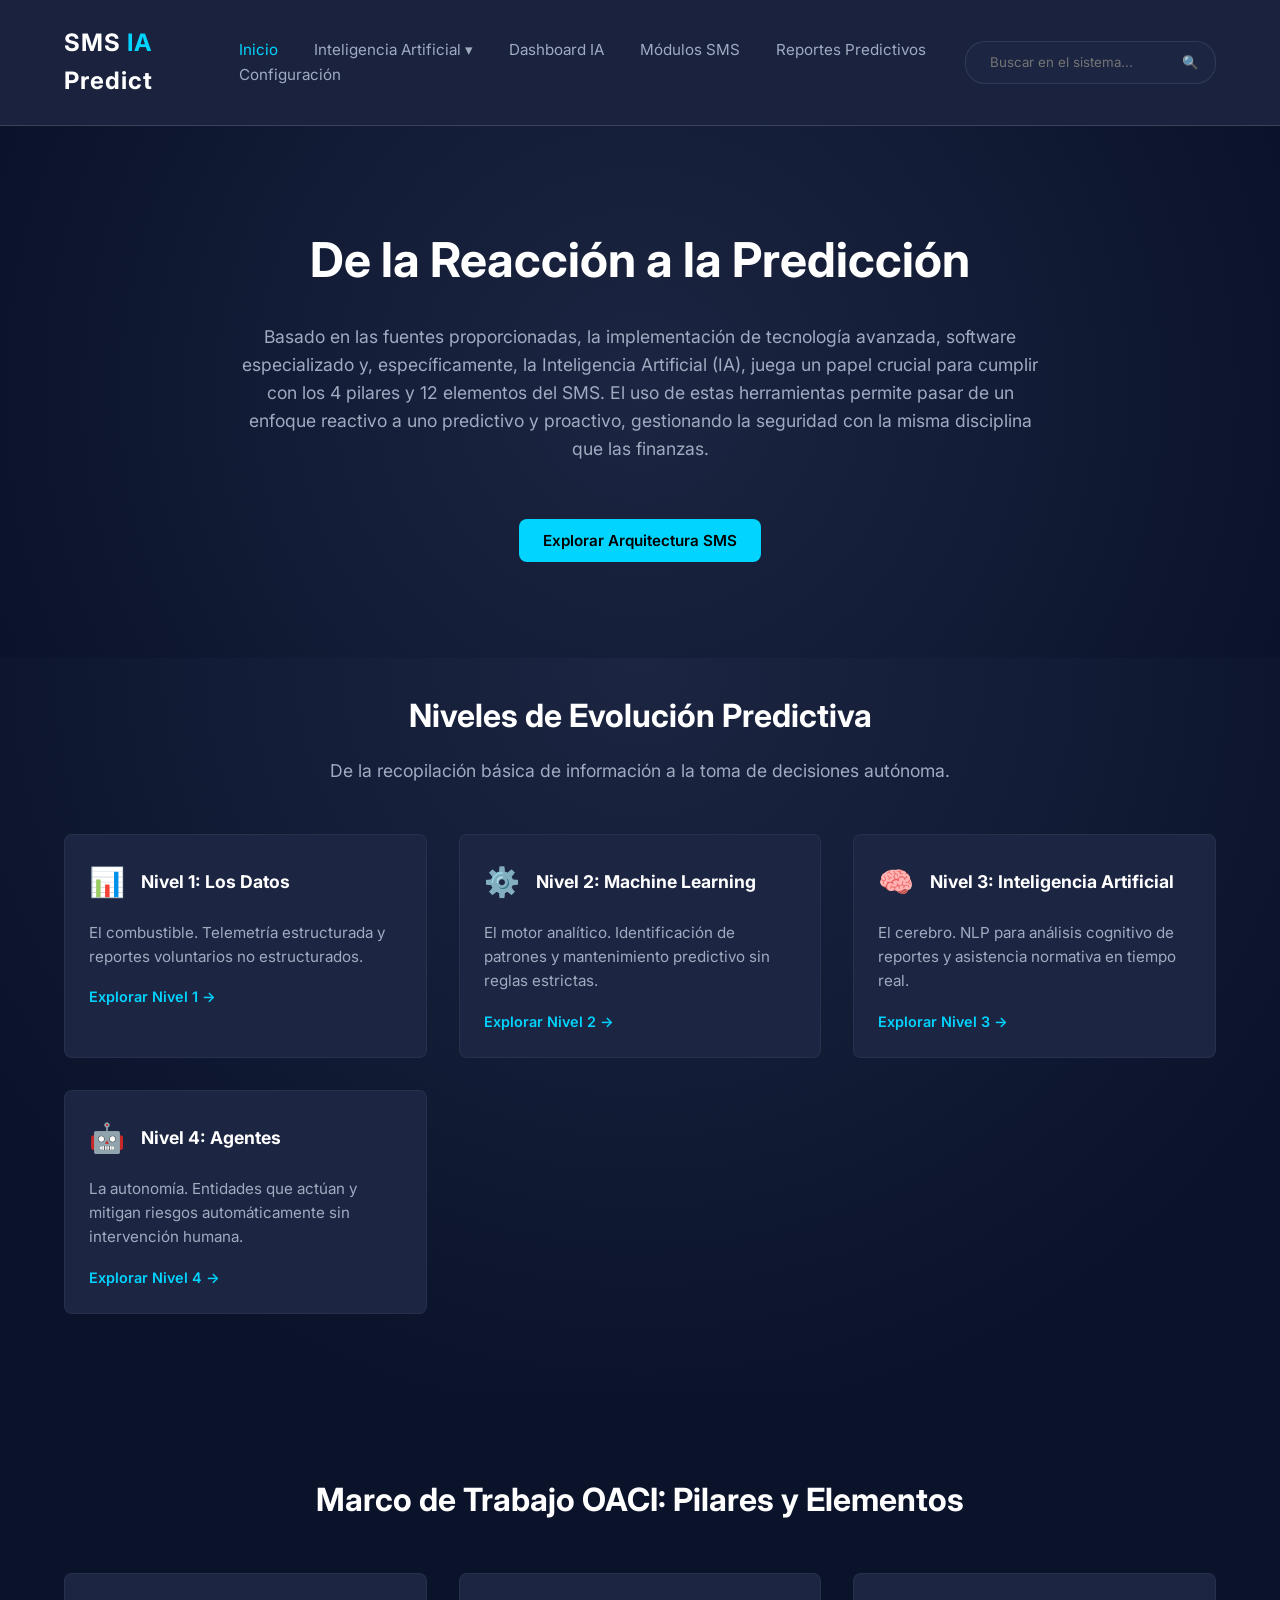
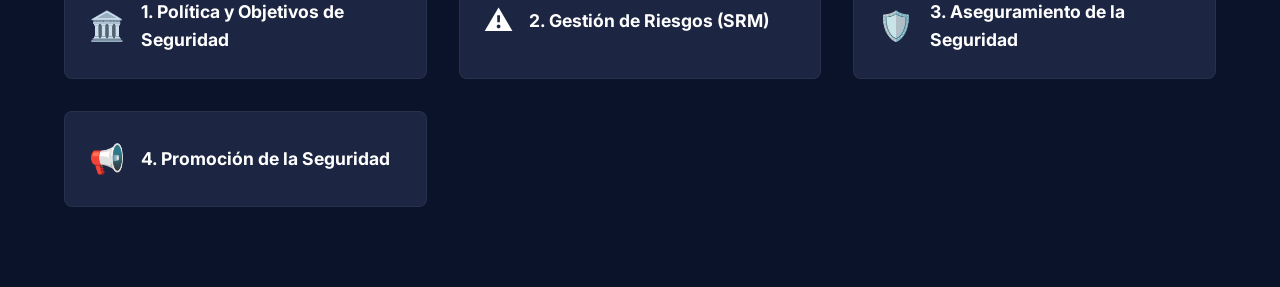
<file: Index.html>
<!DOCTYPE html>
<html lang="es">

<head>
    <meta charset="UTF-8">
    <meta name="viewport" content="width=device-width, initial-scale=1.0">
    <title>SMS IA Predict | Gestión de Seguridad Operacional</title>
    <link rel="stylesheet" href="styles.css">
    <link href="https://fonts.googleapis.com/css2?family=Inter:wght@300;400;600;700&display=swap" rel="stylesheet">
</head>

<body>
    <header class="navbar">
        <div class="logo">
            <h1>SMS <span>IA</span> Predict</h1>
        </div>
        <nav class="nav-links">
            <a href="Index.html" class="active">Inicio</a>
            <div class="dropdown">
                <button class="dropbtn">Inteligencia Artificial ▾</button>
                <div class="dropdown-content">
                    <a href="Datos.html">1. Datos</a>
                    <a href="MachineLearning.html">2. Machine Learning</a>
                    <a href="InteligenciaArtificial.html">3. IA Cognitiva</a>
                    <a href="Agentes.html">4. Agentes Autónomos</a>
                </div>
            </div>
            <a href="Dashboard.html">Dashboard IA</a>
            <a href="Modulos.html">Módulos SMS</a>
            <a href="ReportesPredictivos.html">Reportes Predictivos</a>
            <a href="Configuracion.html">Configuración</a>
        </nav>
        <div class="search-container">
            <input type="text" placeholder="Buscar en el sistema..." class="search-bar">
            <button class="search-btn">🔍</button>
        </div>
    </header>

    <section class="hero" id="home">
        <div class="hero-content">
            <h2>De la Reacción a la Predicción</h2>
            <p class="hero-text">
                Basado en las fuentes proporcionadas, la implementación de tecnología avanzada, software especializado
                y, específicamente, la Inteligencia Artificial (IA), juega un papel crucial para cumplir con los 4
                pilares y 12 elementos del SMS. El uso de estas herramientas permite pasar de un enfoque reactivo a uno
                predictivo y proactivo, gestionando la seguridad con la misma disciplina que las finanzas.
            </p>
            <button class="cta-button">Explorar Arquitectura SMS</button>
        </div>
    </section>

    <!-- Nueva Sección Academia Tecnológica -->
    <section class="pillars-section" id="academia"
        style="background: radial-gradient(circle at top, #1C2541 0%, #0B132B 80%); padding-top: 2rem;">
        <div style="text-align: center; margin-bottom: 3rem;">
            <h3 class="section-title" style="margin-bottom: 1rem;">Niveles de Evolución Predictiva</h3>
            <p class="hero-text" style="max-width: 800px; margin: 0 auto;">De la recopilación básica de información a la
                toma de decisiones autónoma.</p>
        </div>

        <div class="pillars-grid">
            <a href="Datos.html" class="pillar-card" style="text-decoration: none; display: block;">
                <div class="pillar-header" style="margin-bottom: 1rem;">
                    <span class="pillar-icon">📊</span>
                    <h4>Nivel 1: Los Datos</h4>
                </div>
                <p style="color: var(--text-muted); font-size: 0.95rem;">El combustible. Telemetría estructurada y
                    reportes voluntarios no estructurados.</p>
                <div style="margin-top: 1rem; color: var(--accent-color); font-weight: 600; font-size: 0.9rem;">Explorar
                    Nivel 1 →</div>
            </a>

            <a href="MachineLearning.html" class="pillar-card" style="text-decoration: none; display: block;">
                <div class="pillar-header" style="margin-bottom: 1rem;">
                    <span class="pillar-icon">⚙️</span>
                    <h4>Nivel 2: Machine Learning</h4>
                </div>
                <p style="color: var(--text-muted); font-size: 0.95rem;">El motor analítico. Identificación de patrones
                    y mantenimiento predictivo sin reglas estrictas.</p>
                <div style="margin-top: 1rem; color: var(--accent-color); font-weight: 600; font-size: 0.9rem;">Explorar
                    Nivel 2 →</div>
            </a>

            <a href="InteligenciaArtificial.html" class="pillar-card" style="text-decoration: none; display: block;">
                <div class="pillar-header" style="margin-bottom: 1rem;">
                    <span class="pillar-icon">🧠</span>
                    <h4>Nivel 3: Inteligencia Artificial</h4>
                </div>
                <p style="color: var(--text-muted); font-size: 0.95rem;">El cerebro. NLP para análisis cognitivo de
                    reportes y asistencia normativa en tiempo real.</p>
                <div style="margin-top: 1rem; color: var(--accent-color); font-weight: 600; font-size: 0.9rem;">Explorar
                    Nivel 3 →</div>
            </a>

            <a href="Agentes.html" class="pillar-card" style="text-decoration: none; display: block;">
                <div class="pillar-header" style="margin-bottom: 1rem;">
                    <span class="pillar-icon">🤖</span>
                    <h4>Nivel 4: Agentes</h4>
                </div>
                <p style="color: var(--text-muted); font-size: 0.95rem;">La autonomía. Entidades que actúan y mitigan
                    riesgos automáticamente sin intervención humana.</p>
                <div style="margin-top: 1rem; color: var(--accent-color); font-weight: 600; font-size: 0.9rem;">Explorar
                    Nivel 4 →</div>
            </a>
        </div>
    </section>

    <section class="pillars-section" id="modulos">
        <h3 class="section-title">Marco de Trabajo OACI: Pilares y Elementos</h3>
        <div class="pillars-grid">

            <details class="pillar-card">
                <summary>
                    <div class="pillar-header">
                        <span class="pillar-icon">🏛️</span>
                        <h4>1. Política y Objetivos de Seguridad</h4>
                    </div>
                </summary>
                <ul class="elements-list">
                    <li>1.1 Compromiso de la dirección</li>
                    <li>1.2 Obligación de rendición de cuentas y responsabilidades</li>
                    <li>1.3 Designación del personal clave</li>
                    <li>1.4 Coordinación de la respuesta a emergencias</li>
                    <li>1.5 Documentación del SMS</li>
                </ul>
            </details>

            <details class="pillar-card">
                <summary>
                    <div class="pillar-header">
                        <span class="pillar-icon">⚠️</span>
                        <h4>2. Gestión de Riesgos (SRM)</h4>
                    </div>
                </summary>
                <ul class="elements-list">
                    <li>2.1 Identificación de peligros (Potenciado por IA)</li>
                    <li>2.2 Evaluación y mitigación de riesgos</li>
                </ul>
            </details>

            <details class="pillar-card">
                <summary>
                    <div class="pillar-header">
                        <span class="pillar-icon">🛡️</span>
                        <h4>3. Aseguramiento de la Seguridad</h4>
                    </div>
                </summary>
                <ul class="elements-list">
                    <li>3.1 Observación y medición del rendimiento</li>
                    <li>3.2 Gestión del cambio</li>
                    <li>3.3 Mejora continua del SMS</li>
                </ul>
            </details>

            <details class="pillar-card">
                <summary>
                    <div class="pillar-header">
                        <span class="pillar-icon">📢</span>
                        <h4>4. Promoción de la Seguridad</h4>
                    </div>
                </summary>
                <ul class="elements-list">
                    <li>4.1 Instrucción y educación</li>
                    <li>4.2 Comunicación de la seguridad operacional</li>
                </ul>
            </details>

        </div>
    </section>
</body>

</html>
</file>
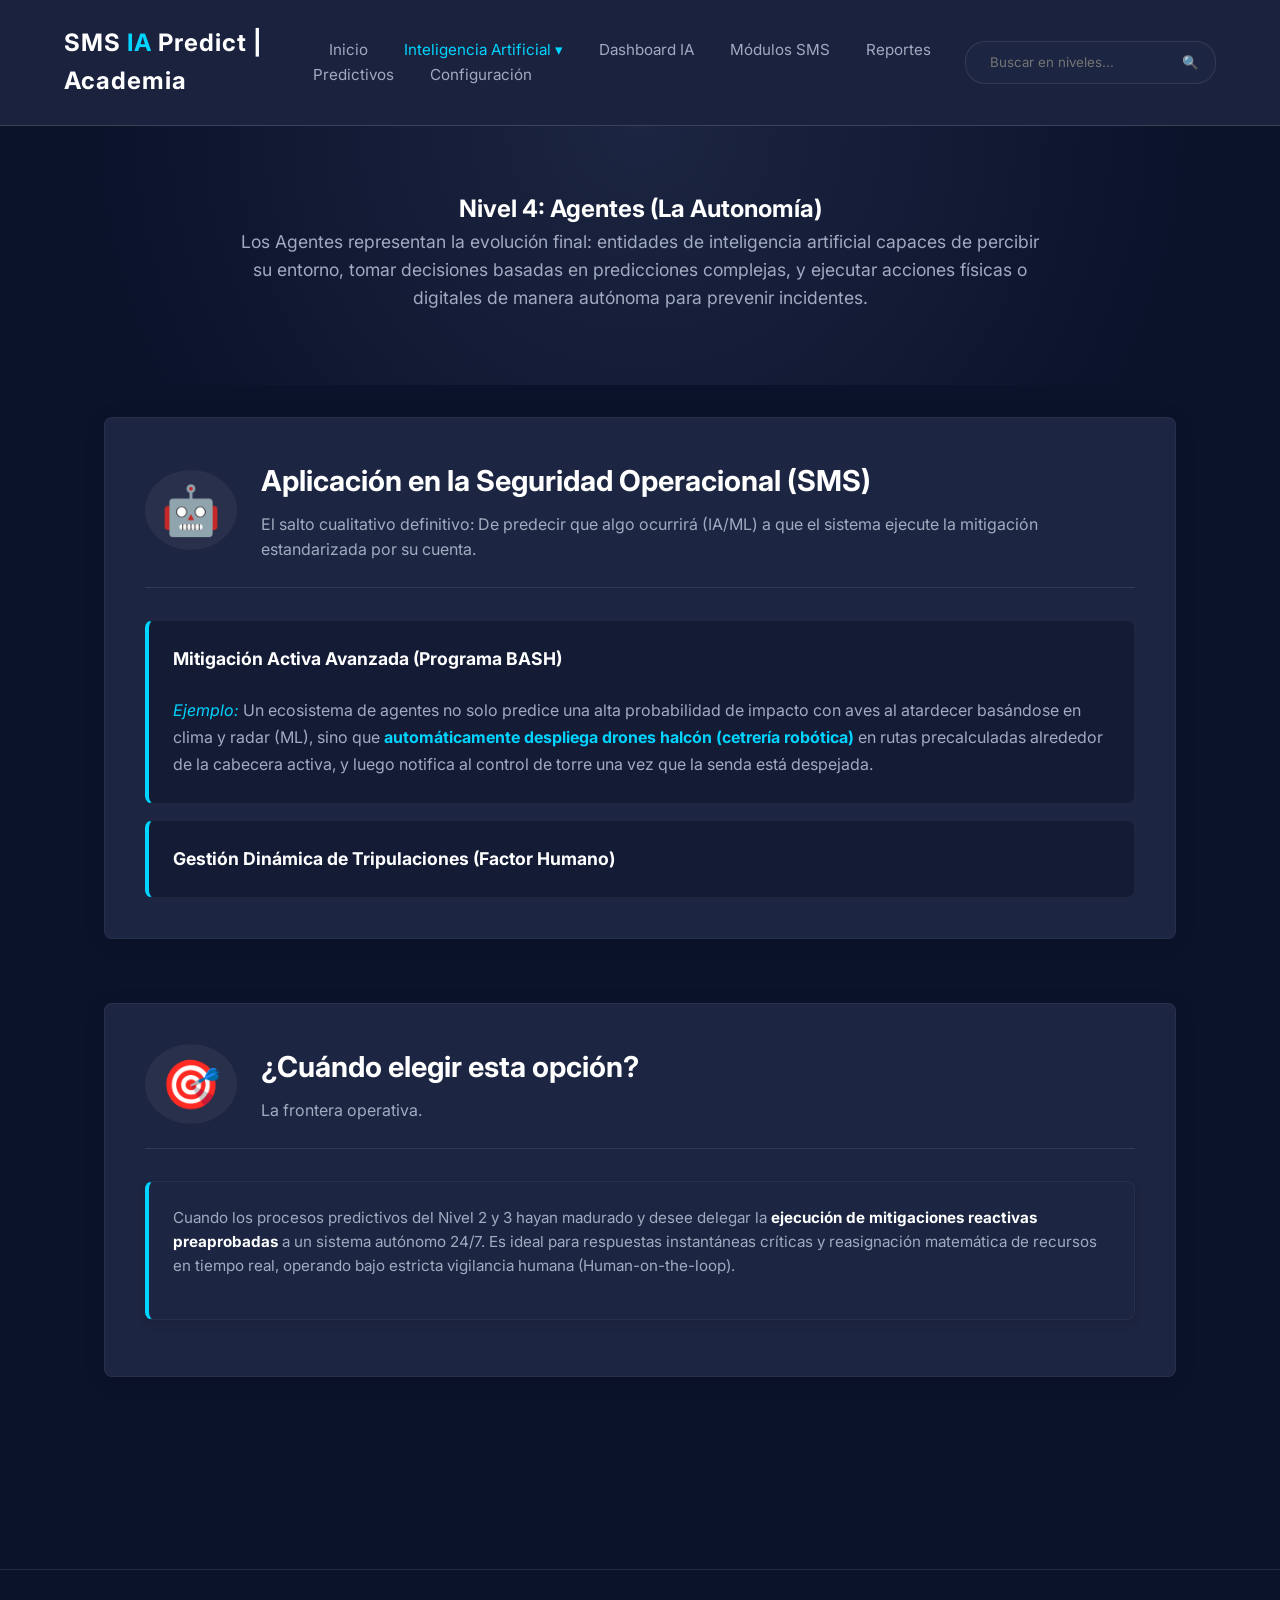
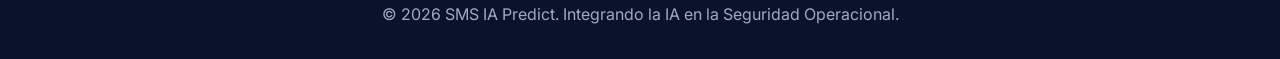
<file: Agentes.html>
<!DOCTYPE html>
<html lang="es">

<head>
    <meta charset="UTF-8">
    <meta name="viewport" content="width=device-width, initial-scale=1.0">
    <title>Agentes Autónomos | SMS IA Predict</title>
    <link rel="stylesheet" href="styles.css">
    <link href="https://fonts.googleapis.com/css2?family=Inter:wght@300;400;600;700&display=swap" rel="stylesheet">
</head>

<body>
    <header class="navbar">
        <div class="logo">
            <h1>SMS <span>IA</span> Predict | Academia</h1>
        </div>
        <nav class="nav-links">
            <a href="Index.html">Inicio</a>
            <div class="dropdown">
                <button class="dropbtn active">Inteligencia Artificial ▾</button>
                <div class="dropdown-content">
                    <a href="Datos.html">1. Datos</a>
                    <a href="MachineLearning.html">2. Machine Learning</a>
                    <a href="InteligenciaArtificial.html">3. IA Cognitiva</a>
                    <a href="Agentes.html" class="active">4. Agentes Autónomos</a>
                </div>
            </div>
            <a href="Dashboard.html">Dashboard IA</a>
            <a href="Modulos.html">Módulos SMS</a>
            <a href="ReportesPredictivos.html">Reportes Predictivos</a>
            <a href="Configuracion.html">Configuración</a>
        </nav>
        <div class="search-container">
            <input type="text" placeholder="Buscar en niveles..." class="search-bar">
            <button class="search-btn">🔍</button>
        </div>
    </header>

    <main>
        <section class="dashboard-hero">
            <div class="hero-content">
                <h2>Nivel 4: Agentes (La Autonomía)</h2>
                <p class="hero-text">Los Agentes representan la evolución final: entidades de inteligencia artificial
                    capaces de percibir su entorno, tomar decisiones basadas en predicciones complejas, y ejecutar
                    acciones físicas o digitales de manera autónoma para prevenir incidentes.</p>
            </div>
        </section>

        <section class="modulos-content">
            <div class="pilar-section">
                <div class="pilar-title-group">
                    <span class="pilar-hero-icon">🤖</span>
                    <div>
                        <h3>Aplicación en la Seguridad Operacional (SMS)</h3>
                        <p class="pilar-description">El salto cualitativo definitivo: De predecir que algo ocurrirá
                            (IA/ML) a que el sistema ejecute la mitigación estandarizada por su cuenta.</p>
                    </div>
                </div>

                <div class="elementos-grid">
                    <details class="elemento-item" open>
                        <summary><strong>Mitigación Activa Avanzada (Programa BASH)</strong></summary>
                        <div class="elemento-content">
                            <p><em>Ejemplo:</em> Un ecosistema de agentes no solo predice una alta probabilidad de
                                impacto con aves al atardecer basándose en clima y radar (ML), sino que
                                <strong>automáticamente despliega drones halcón (cetrería robótica)</strong> en rutas
                                precalculadas alrededor de la cabecera activa, y luego notifica al control de torre una
                                vez que la senda está despejada.
                            </p>
                        </div>
                    </details>

                    <details class="elemento-item">
                        <summary><strong>Gestión Dinámica de Tripulaciones (Factor Humano)</strong></summary>
                        <div class="elemento-content">
                            <p><em>Ejemplo:</em> Un Agente de Programación Biomédica detecta que una combinación de
                                demoras y rotaciones de turno cruzará el umbral de fatiga crítica para la tripulación
                                del Vuelo 405. El agente autónomamente busca en el sistema de reservas, reprograma a la
                                tripulación de reserva calificada que está descansada, emite los nuevos itinerarios y
                                notifica al capitán original sin que Recursos Humanos intervenga manualmente.</p>
                        </div>
                    </details>
                </div>
            </div>

            <div class="pilar-section">
                <div class="pilar-title-group">
                    <span class="pilar-hero-icon">🎯</span>
                    <div>
                        <h3>¿Cuándo elegir esta opción?</h3>
                        <p class="pilar-description">La frontera operativa.</p>
                    </div>
                </div>
                <div class="alert-item" style="display: block; cursor: default;">
                    <div class="alert-content" style="margin-top: 0; padding-top: 1.5rem; border-top: none;">
                        <p>Cuando los procesos predictivos del Nivel 2 y 3 hayan madurado y desee delegar la
                            <strong>ejecución de mitigaciones reactivas preaprobadas</strong> a un sistema autónomo
                            24/7. Es ideal para respuestas instantáneas críticas y reasignación matemática de recursos
                            en tiempo real, operando bajo estricta vigilancia humana (Human-on-the-loop).
                        </p>
                    </div>
                </div>
            </div>
        </section>
    </main>

    <footer
        style="text-align: center; padding: 2rem; color: var(--text-muted); border-top: 1px solid rgba(255, 255, 255, 0.1); margin-top: 3rem;">
        <p>&copy; 2026 SMS IA Predict. Integrando la IA en la Seguridad Operacional.</p>
    </footer>

</body>

</html>
</file>
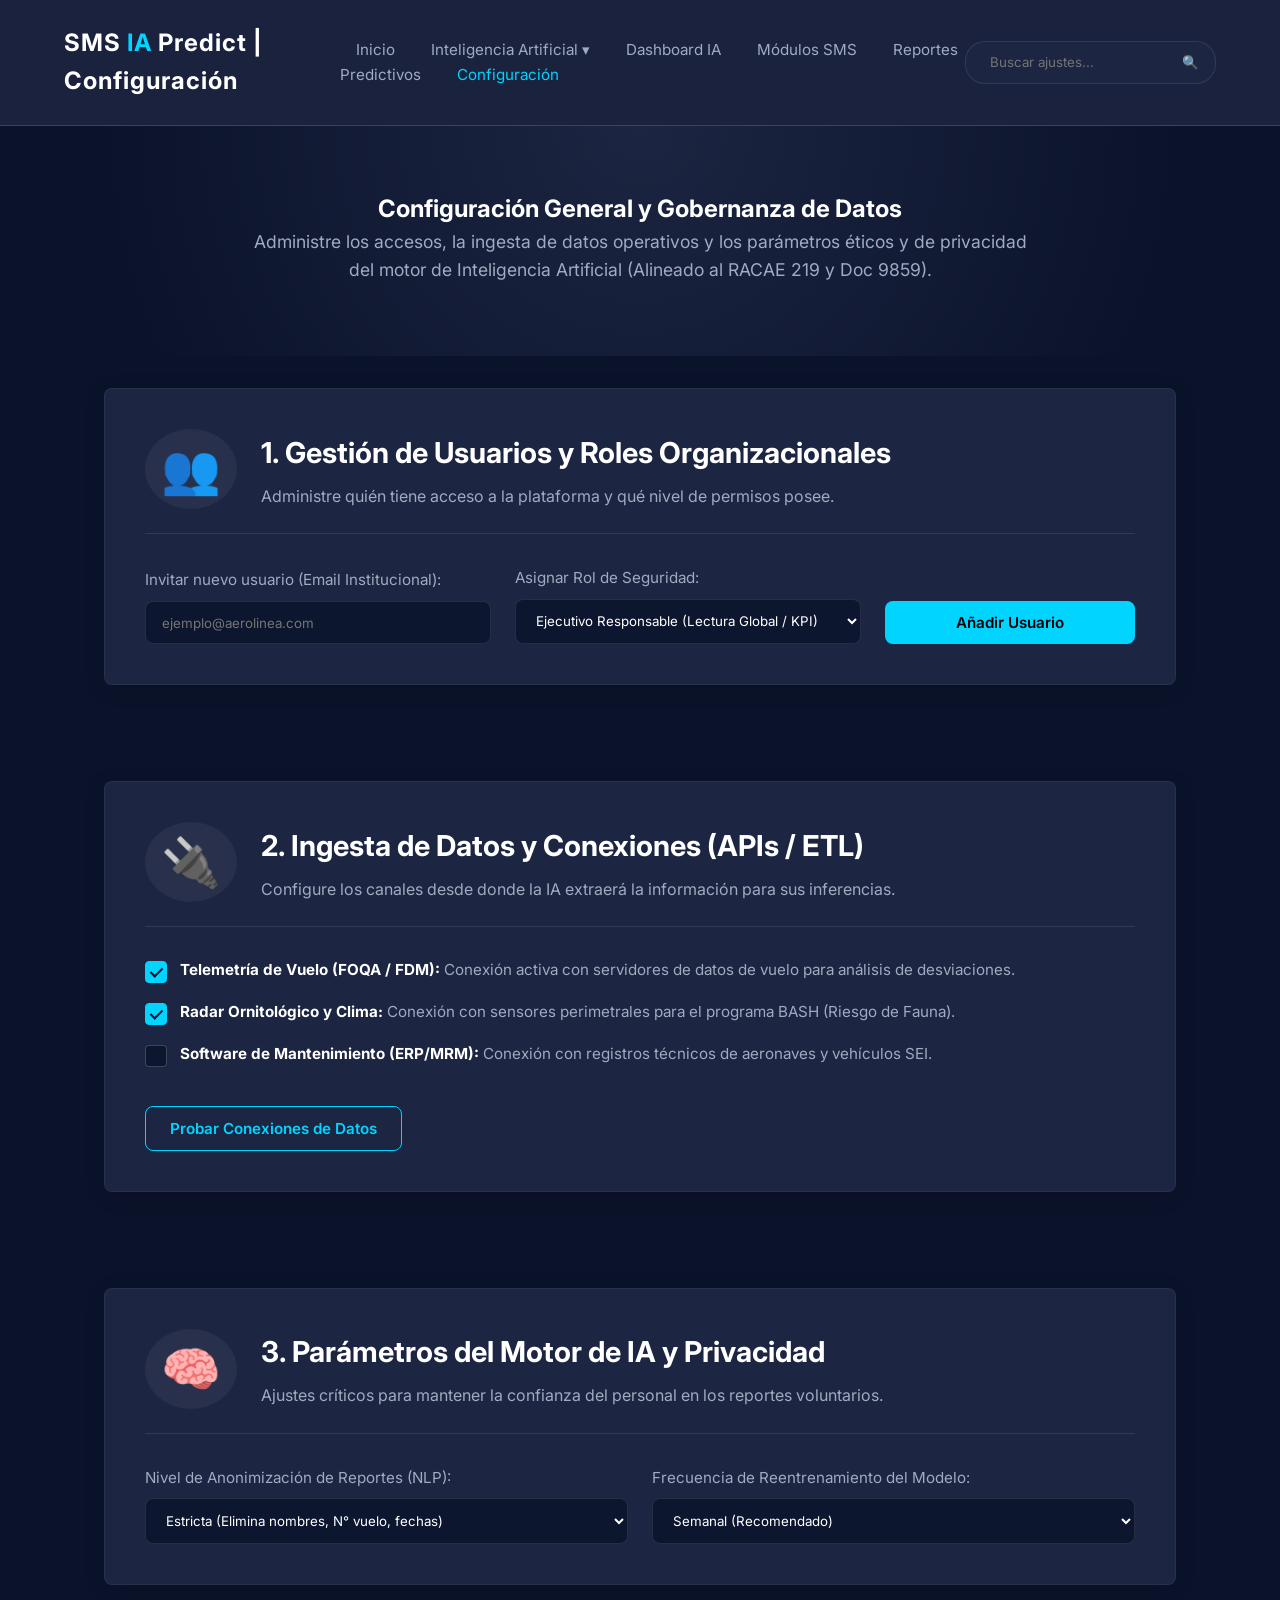
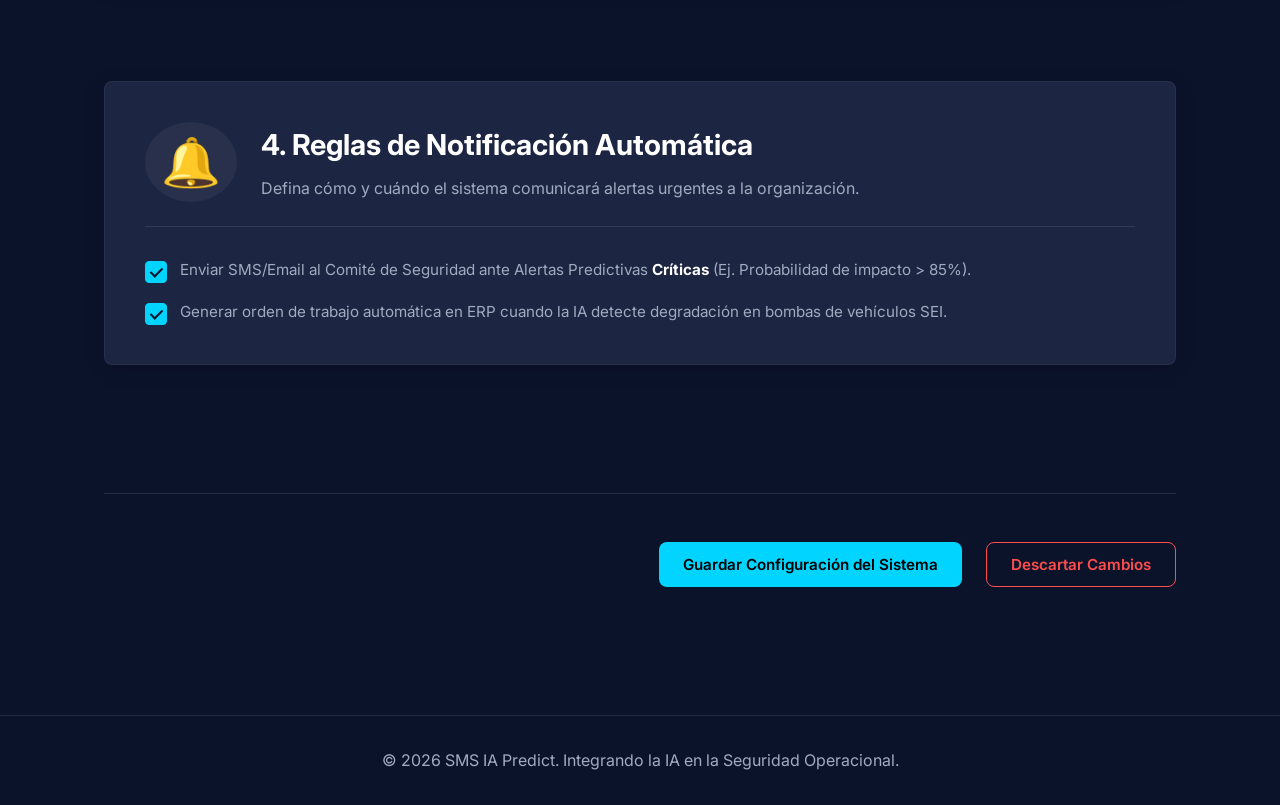
<file: Configuracion.html>
<!DOCTYPE html>
<html lang="es">

<head>
    <meta charset="UTF-8">
    <meta name="viewport" content="width=device-width, initial-scale=1.0">
    <title>Configuración del Sistema | SMS IA Predict</title>
    <link rel="stylesheet" href="styles.css">
    <link href="https://fonts.googleapis.com/css2?family=Inter:wght@300;400;600;700&display=swap" rel="stylesheet">
</head>

<body>

    <header class="navbar">
        <div class="logo">
            <h1>SMS <span>IA</span> Predict | Configuración</h1>
        </div>
        <nav class="nav-links">
            <a href="Index.html">Inicio</a>
            <div class="dropdown">
                <button class="dropbtn">Inteligencia Artificial ▾</button>
                <div class="dropdown-content">
                    <a href="Datos.html">1. Datos</a>
                    <a href="MachineLearning.html">2. Machine Learning</a>
                    <a href="InteligenciaArtificial.html">3. IA Cognitiva</a>
                    <a href="Agentes.html">4. Agentes Autónomos</a>
                </div>
            </div>
            <a href="Dashboard.html">Dashboard IA</a>
            <a href="Modulos.html">Módulos SMS</a>
            <a href="ReportesPredictivos.html">Reportes Predictivos</a>
            <a href="Configuracion.html" class="active">Configuración</a>
        </nav>
        <div class="search-container">
            <input type="text" placeholder="Buscar ajustes..." class="search-bar">
            <button class="search-btn">🔍</button>
        </div>
    </header>

    <main>
        <section class="dashboard-hero">
            <div class="hero-content">
                <h2>Configuración General y Gobernanza de Datos</h2>
                <p class="hero-text">Administre los accesos, la ingesta de datos operativos y los parámetros éticos y de
                    privacidad del motor
                    de Inteligencia Artificial (Alineado al RACAE 219 y Doc 9859).</p>
            </div>
        </section>

        <section class="config-content">
            <form action="/guardar-configuracion" method="POST" class="config-form">

                <div class="pilar-section">
                    <div class="pilar-title-group">
                        <span class="pilar-hero-icon">👥</span>
                        <div>
                            <h3>1. Gestión de Usuarios y Roles Organizacionales</h3>
                            <p class="pilar-description">Administre quién tiene acceso a la plataforma y qué nivel de
                                permisos posee.</p>
                        </div>
                    </div>

                    <div class="form-group-row">
                        <div class="form-group" style="flex: 2;">
                            <label for="nuevo-usuario">Invitar nuevo usuario (Email Institucional):</label>
                            <input type="email" id="nuevo-usuario" name="nuevo_usuario"
                                placeholder="ejemplo@aerolinea.com" class="form-control">
                        </div>
                        <div class="form-group" style="flex: 2;">
                            <label for="rol-usuario">Asignar Rol de Seguridad:</label>
                            <select id="rol-usuario" name="rol_usuario" class="form-control">
                                <option value="ejecutivo">Ejecutivo Responsable (Lectura Global / KPI)</option>
                                <option value="safety_manager">Safety Manager (Acceso Total SMS)</option>
                                <option value="analista_ia">Analista/Científico de Datos (Modelos)</option>
                                <option value="jefe_sei">Jefe de SEI</option>
                                <option value="operador">Personal Operativo/Tripulación (Reportes)</option>
                            </select>
                        </div>
                        <div class="form-group" style="flex: 1; justify-content: flex-end;">
                            <button type="button" class="cta-button" style="width: 100%;">Añadir Usuario</button>
                        </div>
                    </div>
                </div>

                <div class="pilar-section">
                    <div class="pilar-title-group">
                        <span class="pilar-hero-icon">🔌</span>
                        <div>
                            <h3>2. Ingesta de Datos y Conexiones (APIs / ETL)</h3>
                            <p class="pilar-description">Configure los canales desde donde la IA extraerá la información
                                para sus inferencias.</p>
                        </div>
                    </div>

                    <div class="checkbox-group">
                        <label class="custom-checkbox">
                            <input type="checkbox" id="api-foqa" name="api_foqa" checked>
                            <span class="checkmark"></span>
                            <div class="checkbox-text">
                                <strong>Telemetría de Vuelo (FOQA / FDM):</strong> Conexión activa con servidores de
                                datos de vuelo para análisis de desviaciones.
                            </div>
                        </label>

                        <label class="custom-checkbox">
                            <input type="checkbox" id="api-bash" name="api_bash" checked>
                            <span class="checkmark"></span>
                            <div class="checkbox-text">
                                <strong>Radar Ornitológico y Clima:</strong> Conexión con sensores perimetrales para el
                                programa BASH (Riesgo de Fauna).
                            </div>
                        </label>

                        <label class="custom-checkbox">
                            <input type="checkbox" id="api-mantenimiento" name="api_mantenimiento">
                            <span class="checkmark"></span>
                            <div class="checkbox-text">
                                <strong>Software de Mantenimiento (ERP/MRM):</strong> Conexión con registros técnicos de
                                aeronaves y vehículos SEI.
                            </div>
                        </label>
                    </div>
                    <div style="margin-top: 1.5rem;">
                        <button type="button" class="cta-button btn-outline">Probar Conexiones de Datos</button>
                    </div>
                </div>

                <div class="pilar-section">
                    <div class="pilar-title-group">
                        <span class="pilar-hero-icon">🧠</span>
                        <div>
                            <h3>3. Parámetros del Motor de IA y Privacidad</h3>
                            <p class="pilar-description">Ajustes críticos para mantener la confianza del personal en los
                                reportes voluntarios.</p>
                        </div>
                    </div>

                    <div class="form-group-row">
                        <div class="form-group">
                            <label for="anonimizacion">Nivel de Anonimización de Reportes (NLP):</label>
                            <select id="anonimizacion" name="anonimizacion" class="form-control">
                                <option value="estricta" selected>Estricta (Elimina nombres, N° vuelo, fechas)</option>
                                <option value="parcial">Parcial (Elimina nombres, mantiene datos operativos)</option>
                                <option value="nula">Sin Anonimizar (Solo para auditorías restringidas)</option>
                            </select>
                        </div>

                        <div class="form-group">
                            <label for="reentrenamiento">Frecuencia de Reentrenamiento del Modelo:</label>
                            <select id="reentrenamiento" name="reentrenamiento" class="form-control">
                                <option value="diario">Diario (Alta demanda computacional)</option>
                                <option value="semanal" selected>Semanal (Recomendado)</option>
                                <option value="mensual">Mensual (Bajo consumo, menor precisión reciente)</option>
                            </select>
                        </div>
                    </div>
                </div>

                <div class="pilar-section">
                    <div class="pilar-title-group">
                        <span class="pilar-hero-icon">🔔</span>
                        <div>
                            <h3>4. Reglas de Notificación Automática</h3>
                            <p class="pilar-description">Defina cómo y cuándo el sistema comunicará alertas urgentes a
                                la organización.</p>
                        </div>
                    </div>

                    <div class="checkbox-group">
                        <label class="custom-checkbox">
                            <input type="checkbox" id="notif-critica" name="notif_critica" checked>
                            <span class="checkmark"></span>
                            <div class="checkbox-text">
                                Enviar SMS/Email al Comité de Seguridad ante Alertas Predictivas
                                <strong>Críticas</strong> (Ej. Probabilidad de impacto > 85%).
                            </div>
                        </label>

                        <label class="custom-checkbox">
                            <input type="checkbox" id="notif-mantenimiento" name="notif_mantenimiento" checked>
                            <span class="checkmark"></span>
                            <div class="checkbox-text">
                                Generar orden de trabajo automática en ERP cuando la IA detecte degradación en bombas de
                                vehículos SEI.
                            </div>
                        </label>
                    </div>
                </div>

                <div class="form-actions">
                    <button type="submit" class="cta-button">Guardar Configuración del Sistema</button>
                    <button type="reset" class="cta-button btn-outline cta-danger-outline">Descartar Cambios</button>
                </div>
            </form>
        </section>
    </main>

    <footer
        style="text-align: center; padding: 2rem; color: var(--text-muted); border-top: 1px solid rgba(255, 255, 255, 0.1); margin-top: 3rem;">
        <p>&copy; 2026 SMS IA Predict. Integrando la IA en la Seguridad Operacional.</p>
    </footer>

</body>

</html>
</file>
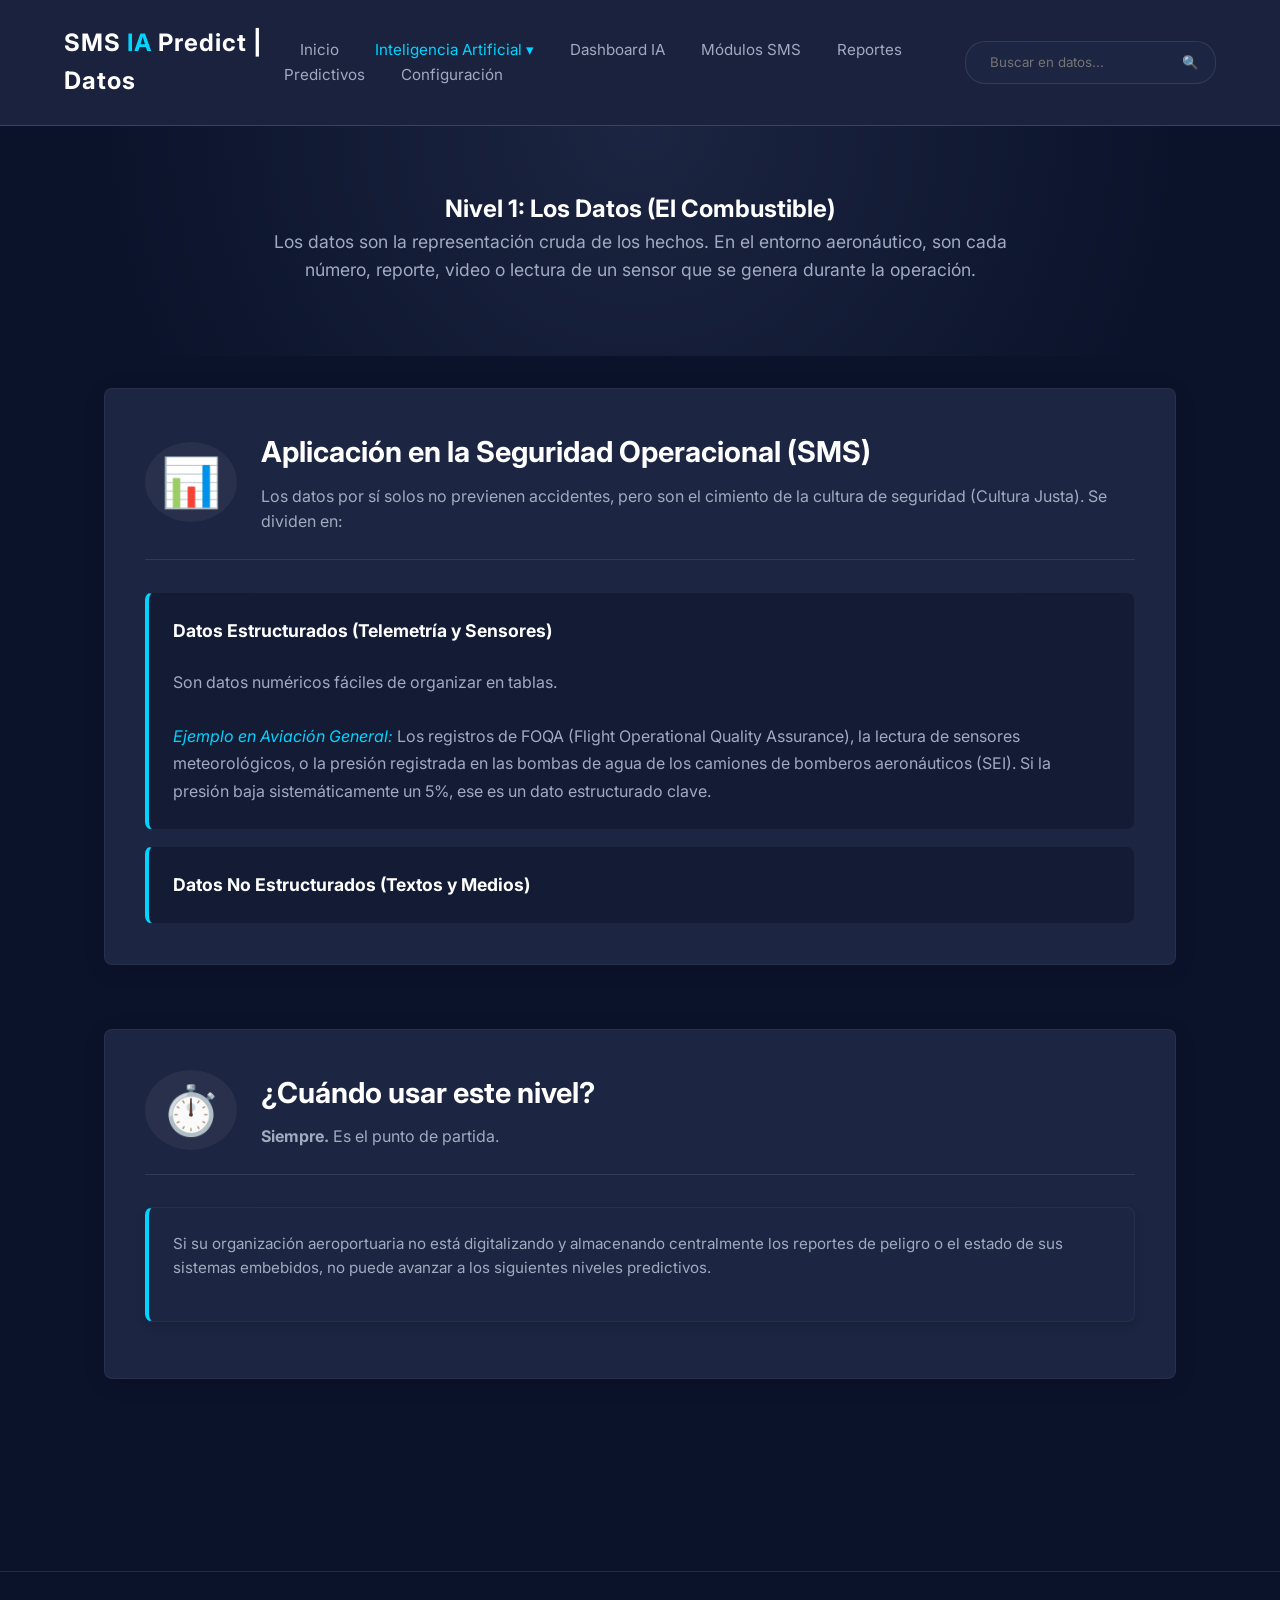
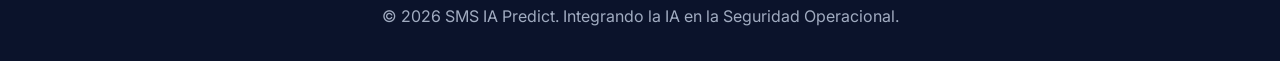
<file: Datos.html>
<!DOCTYPE html>
<html lang="es">

<head>
    <meta charset="UTF-8">
    <meta name="viewport" content="width=device-width, initial-scale=1.0">
    <title>Datos | SMS IA Predict</title>
    <link rel="stylesheet" href="styles.css">
    <link href="https://fonts.googleapis.com/css2?family=Inter:wght@300;400;600;700&display=swap" rel="stylesheet">
</head>

<body>
    <header class="navbar">
        <div class="logo">
            <h1>SMS <span>IA</span> Predict | Datos</h1>
        </div>
        <nav class="nav-links">
            <a href="Index.html">Inicio</a>
            <div class="dropdown">
                <button class="dropbtn active">Inteligencia Artificial ▾</button>
                <div class="dropdown-content">
                    <a href="Datos.html" class="active">1. Datos</a>
                    <a href="MachineLearning.html">2. Machine Learning</a>
                    <a href="InteligenciaArtificial.html">3. IA Cognitiva</a>
                    <a href="Agentes.html">4. Agentes Autónomos</a>
                </div>
            </div>
            <a href="Dashboard.html">Dashboard IA</a>
            <a href="Modulos.html">Módulos SMS</a>
            <a href="ReportesPredictivos.html">Reportes Predictivos</a>
            <a href="Configuracion.html">Configuración</a>
        </nav>
        <div class="search-container">
            <input type="text" placeholder="Buscar en datos..." class="search-bar">
            <button class="search-btn">🔍</button>
        </div>
    </header>

    <main>
        <section class="dashboard-hero">
            <div class="hero-content">
                <h2>Nivel 1: Los Datos (El Combustible)</h2>
                <p class="hero-text">Los datos son la representación cruda de los hechos. En el entorno aeronáutico, son
                    cada número, reporte, video o lectura de un sensor que se genera durante la operación.</p>
            </div>
        </section>

        <section class="modulos-content">
            <div class="pilar-section">
                <div class="pilar-title-group">
                    <span class="pilar-hero-icon">📊</span>
                    <div>
                        <h3>Aplicación en la Seguridad Operacional (SMS)</h3>
                        <p class="pilar-description">Los datos por sí solos no previenen accidentes, pero son el
                            cimiento de la cultura de seguridad (Cultura Justa). Se dividen en:</p>
                    </div>
                </div>

                <div class="elementos-grid">
                    <details class="elemento-item" open>
                        <summary><strong>Datos Estructurados (Telemetría y Sensores)</strong></summary>
                        <div class="elemento-content">
                            <p>Son datos numéricos fáciles de organizar en tablas.</p>
                            <br>
                            <p><em>Ejemplo en Aviación General:</em> Los registros de FOQA (Flight Operational Quality
                                Assurance), la lectura de sensores meteorológicos, o la presión registrada en las bombas
                                de agua de los camiones de bomberos aeronáuticos (SEI). Si la presión baja
                                sistemáticamente un 5%, ese es un dato estructurado clave.</p>
                        </div>
                    </details>

                    <details class="elemento-item">
                        <summary><strong>Datos No Estructurados (Textos y Medios)</strong></summary>
                        <div class="elemento-content">
                            <p>Es información compleja como texto libre, imágenes o video.</p>
                            <br>
                            <p><em>Ejemplo en Aviación General:</em> Un reporte voluntario escrito por un piloto sobre
                                fatiga, el manual del SMS de la compañía, o las grabaciones de las cámaras de video de
                                seguridad monitoreando la plataforma.</p>
                        </div>
                    </details>
                </div>
            </div>

            <div class="pilar-section">
                <div class="pilar-title-group">
                    <span class="pilar-hero-icon">⏱️</span>
                    <div>
                        <h3>¿Cuándo usar este nivel?</h3>
                        <p class="pilar-description"><strong>Siempre.</strong> Es el punto de partida.</p>
                    </div>
                </div>
                <div class="alert-item" style="display: block; cursor: default;">
                    <div class="alert-content" style="margin-top: 0; padding-top: 1.5rem; border-top: none;">
                        <p>Si su organización aeroportuaria no está digitalizando y almacenando centralmente los
                            reportes de peligro o el estado de sus sistemas embebidos, no puede avanzar a los siguientes
                            niveles predictivos.</p>
                    </div>
                </div>
            </div>
        </section>
    </main>

    <footer
        style="text-align: center; padding: 2rem; color: var(--text-muted); border-top: 1px solid rgba(255, 255, 255, 0.1); margin-top: 3rem;">
        <p>&copy; 2026 SMS IA Predict. Integrando la IA en la Seguridad Operacional.</p>
    </footer>

</body>

</html>
</file>
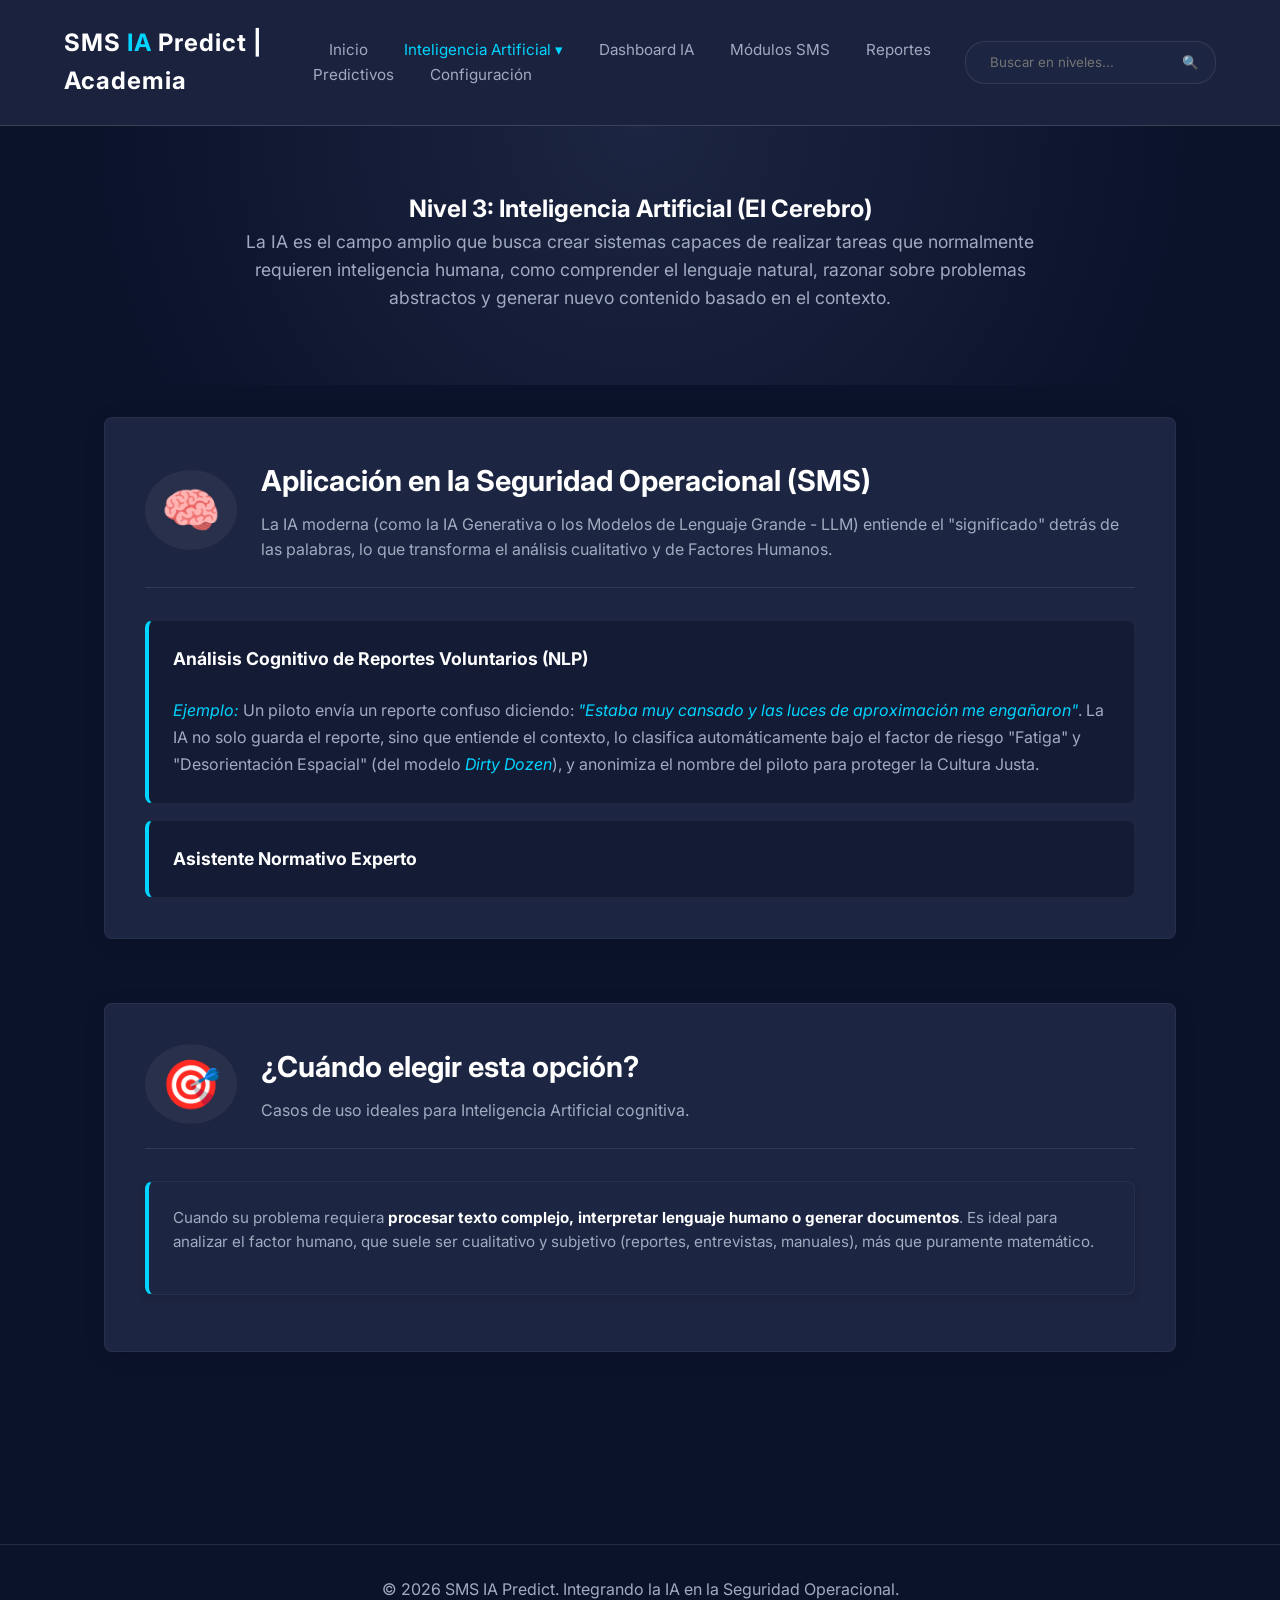
<file: InteligenciaArtificial.html>
<!DOCTYPE html>
<html lang="es">

<head>
    <meta charset="UTF-8">
    <meta name="viewport" content="width=device-width, initial-scale=1.0">
    <title>Inteligencia Artificial | SMS IA Predict</title>
    <link rel="stylesheet" href="styles.css">
    <link href="https://fonts.googleapis.com/css2?family=Inter:wght@300;400;600;700&display=swap" rel="stylesheet">
</head>

<body>
    <header class="navbar">
        <div class="logo">
            <h1>SMS <span>IA</span> Predict | Academia</h1>
        </div>
        <nav class="nav-links">
            <a href="Index.html">Inicio</a>
            <div class="dropdown">
                <button class="dropbtn active">Inteligencia Artificial ▾</button>
                <div class="dropdown-content">
                    <a href="Datos.html">1. Datos</a>
                    <a href="MachineLearning.html">2. Machine Learning</a>
                    <a href="InteligenciaArtificial.html" class="active">3. IA Cognitiva</a>
                    <a href="Agentes.html">4. Agentes Autónomos</a>
                </div>
            </div>
            <a href="Dashboard.html">Dashboard IA</a>
            <a href="Modulos.html">Módulos SMS</a>
            <a href="ReportesPredictivos.html">Reportes Predictivos</a>
            <a href="Configuracion.html">Configuración</a>
        </nav>
        <div class="search-container">
            <input type="text" placeholder="Buscar en niveles..." class="search-bar">
            <button class="search-btn">🔍</button>
        </div>
    </header>

    <main>
        <section class="dashboard-hero">
            <div class="hero-content">
                <h2>Nivel 3: Inteligencia Artificial (El Cerebro)</h2>
                <p class="hero-text">La IA es el campo amplio que busca crear sistemas capaces de realizar tareas que
                    normalmente requieren inteligencia humana, como comprender el lenguaje natural, razonar sobre
                    problemas abstractos y generar nuevo contenido basado en el contexto.</p>
            </div>
        </section>

        <section class="modulos-content">
            <div class="pilar-section">
                <div class="pilar-title-group">
                    <span class="pilar-hero-icon">🧠</span>
                    <div>
                        <h3>Aplicación en la Seguridad Operacional (SMS)</h3>
                        <p class="pilar-description">La IA moderna (como la IA Generativa o los Modelos de Lenguaje
                            Grande - LLM) entiende el "significado" detrás de las palabras, lo que transforma el
                            análisis cualitativo y de Factores Humanos.</p>
                    </div>
                </div>

                <div class="elementos-grid">
                    <details class="elemento-item" open>
                        <summary><strong>Análisis Cognitivo de Reportes Voluntarios (NLP)</strong></summary>
                        <div class="elemento-content">
                            <p><em>Ejemplo:</em> Un piloto envía un reporte confuso diciendo: <em>"Estaba muy cansado y
                                    las luces de aproximación me engañaron"</em>. La IA no solo guarda el reporte, sino
                                que entiende el contexto, lo clasifica automáticamente bajo el factor de riesgo "Fatiga"
                                y "Desorientación Espacial" (del modelo <em>Dirty Dozen</em>), y anonimiza el nombre del
                                piloto para proteger la Cultura Justa.</p>
                        </div>
                    </details>

                    <details class="elemento-item">
                        <summary><strong>Asistente Normativo Experto</strong></summary>
                        <div class="elemento-content">
                            <p><em>Ejemplo:</em> Un Safety Manager necesita redactar un nuevo manual para certificar un
                                camión de bomberos remanufacturado. La IA puede procesar instantáneamente el RACAE 219 o
                                la normativa de la OACI, y asistir en la redacción del manual de procedimientos
                                operativos estándar (SOP) cumpliendo toda la regulación de manera proactiva.</p>
                        </div>
                    </details>
                </div>
            </div>

            <div class="pilar-section">
                <div class="pilar-title-group">
                    <span class="pilar-hero-icon">🎯</span>
                    <div>
                        <h3>¿Cuándo elegir esta opción?</h3>
                        <p class="pilar-description">Casos de uso ideales para Inteligencia Artificial cognitiva.</p>
                    </div>
                </div>
                <div class="alert-item" style="display: block; cursor: default;">
                    <div class="alert-content" style="margin-top: 0; padding-top: 1.5rem; border-top: none;">
                        <p>Cuando su problema requiera <strong>procesar texto complejo, interpretar lenguaje humano o
                                generar documentos</strong>. Es ideal para analizar el factor humano, que suele ser
                            cualitativo y subjetivo (reportes, entrevistas, manuales), más que puramente matemático.</p>
                    </div>
                </div>
            </div>
        </section>
    </main>

    <footer
        style="text-align: center; padding: 2rem; color: var(--text-muted); border-top: 1px solid rgba(255, 255, 255, 0.1); margin-top: 3rem;">
        <p>&copy; 2026 SMS IA Predict. Integrando la IA en la Seguridad Operacional.</p>
    </footer>

</body>

</html>
</file>
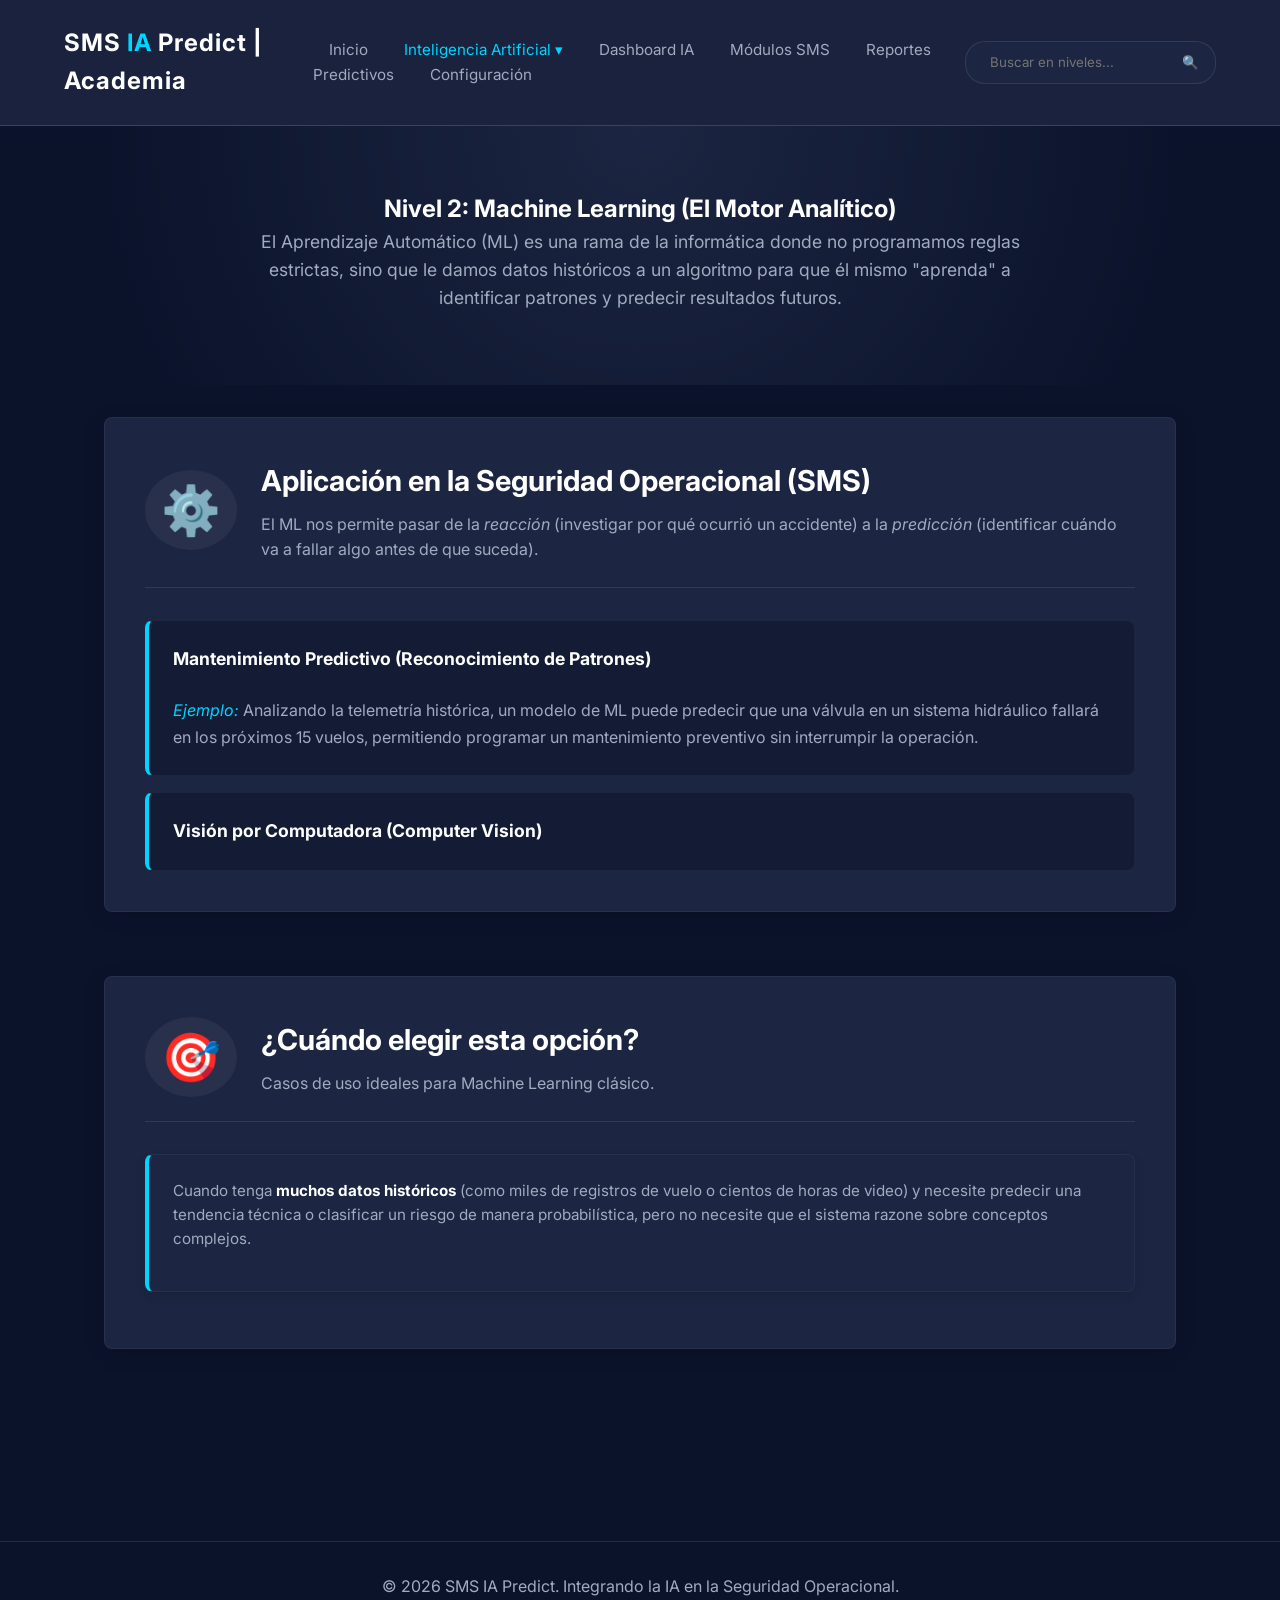
<file: MachineLearning.html>
<!DOCTYPE html>
<html lang="es">

<head>
    <meta charset="UTF-8">
    <meta name="viewport" content="width=device-width, initial-scale=1.0">
    <title>Machine Learning | SMS IA Predict</title>
    <link rel="stylesheet" href="styles.css">
    <link href="https://fonts.googleapis.com/css2?family=Inter:wght@300;400;600;700&display=swap" rel="stylesheet">
</head>

<body>
    <header class="navbar">
        <div class="logo">
            <h1>SMS <span>IA</span> Predict | Academia</h1>
        </div>
        <nav class="nav-links">
            <a href="Index.html">Inicio</a>
            <div class="dropdown">
                <button class="dropbtn active">Inteligencia Artificial ▾</button>
                <div class="dropdown-content">
                    <a href="Datos.html">1. Datos</a>
                    <a href="MachineLearning.html" class="active">2. Machine Learning</a>
                    <a href="InteligenciaArtificial.html">3. IA Cognitiva</a>
                    <a href="Agentes.html">4. Agentes Autónomos</a>
                </div>
            </div>
            <a href="Dashboard.html">Dashboard IA</a>
            <a href="Modulos.html">Módulos SMS</a>
            <a href="ReportesPredictivos.html">Reportes Predictivos</a>
            <a href="Configuracion.html">Configuración</a>
        </nav>
        <div class="search-container">
            <input type="text" placeholder="Buscar en niveles..." class="search-bar">
            <button class="search-btn">🔍</button>
        </div>
    </header>

    <main>
        <section class="dashboard-hero">
            <div class="hero-content">
                <h2>Nivel 2: Machine Learning (El Motor Analítico)</h2>
                <p class="hero-text">El Aprendizaje Automático (ML) es una rama de la informática donde no programamos
                    reglas estrictas, sino que le damos datos históricos a un algoritmo para que él mismo "aprenda" a
                    identificar patrones y predecir resultados futuros.</p>
            </div>
        </section>

        <section class="modulos-content">
            <div class="pilar-section">
                <div class="pilar-title-group">
                    <span class="pilar-hero-icon">⚙️</span>
                    <div>
                        <h3>Aplicación en la Seguridad Operacional (SMS)</h3>
                        <p class="pilar-description">El ML nos permite pasar de la <em>reacción</em> (investigar por qué
                            ocurrió un accidente) a la <em>predicción</em> (identificar cuándo va a fallar algo antes de
                            que suceda).</p>
                    </div>
                </div>

                <div class="elementos-grid">
                    <details class="elemento-item" open>
                        <summary><strong>Mantenimiento Predictivo (Reconocimiento de Patrones)</strong></summary>
                        <div class="elemento-content">
                            <p><em>Ejemplo:</em> Analizando la telemetría histórica, un modelo de ML puede predecir que
                                una válvula en un sistema hidráulico fallará en los próximos 15 vuelos, permitiendo
                                programar un mantenimiento preventivo sin interrumpir la operación.</p>
                        </div>
                    </details>

                    <details class="elemento-item">
                        <summary><strong>Visión por Computadora (Computer Vision)</strong></summary>
                        <div class="elemento-content">
                            <p><em>Ejemplo:</em> Utilizar algoritmos de ML conectados a las cámaras de la plataforma
                                para medir la productividad del personal de tierra y detectar automáticamente si un
                                operador no lleva puesto su equipo de protección personal (chaleco reflectivo) o si hay
                                objetos extraños (FOD) en la pista de rodaje.</p>
                        </div>
                    </details>
                </div>
            </div>

            <div class="pilar-section">
                <div class="pilar-title-group">
                    <span class="pilar-hero-icon">🎯</span>
                    <div>
                        <h3>¿Cuándo elegir esta opción?</h3>
                        <p class="pilar-description">Casos de uso ideales para Machine Learning clásico.</p>
                    </div>
                </div>
                <div class="alert-item" style="display: block; cursor: default;">
                    <div class="alert-content" style="margin-top: 0; padding-top: 1.5rem; border-top: none;">
                        <p>Cuando tenga <strong>muchos datos históricos</strong> (como miles de registros de vuelo o
                            cientos de horas de video) y necesite predecir una tendencia técnica o clasificar un riesgo
                            de manera probabilística, pero no necesite que el sistema razone sobre conceptos complejos.
                        </p>
                    </div>
                </div>
            </div>
        </section>
    </main>

    <footer
        style="text-align: center; padding: 2rem; color: var(--text-muted); border-top: 1px solid rgba(255, 255, 255, 0.1); margin-top: 3rem;">
        <p>&copy; 2026 SMS IA Predict. Integrando la IA en la Seguridad Operacional.</p>
    </footer>

</body>

</html>
</file>
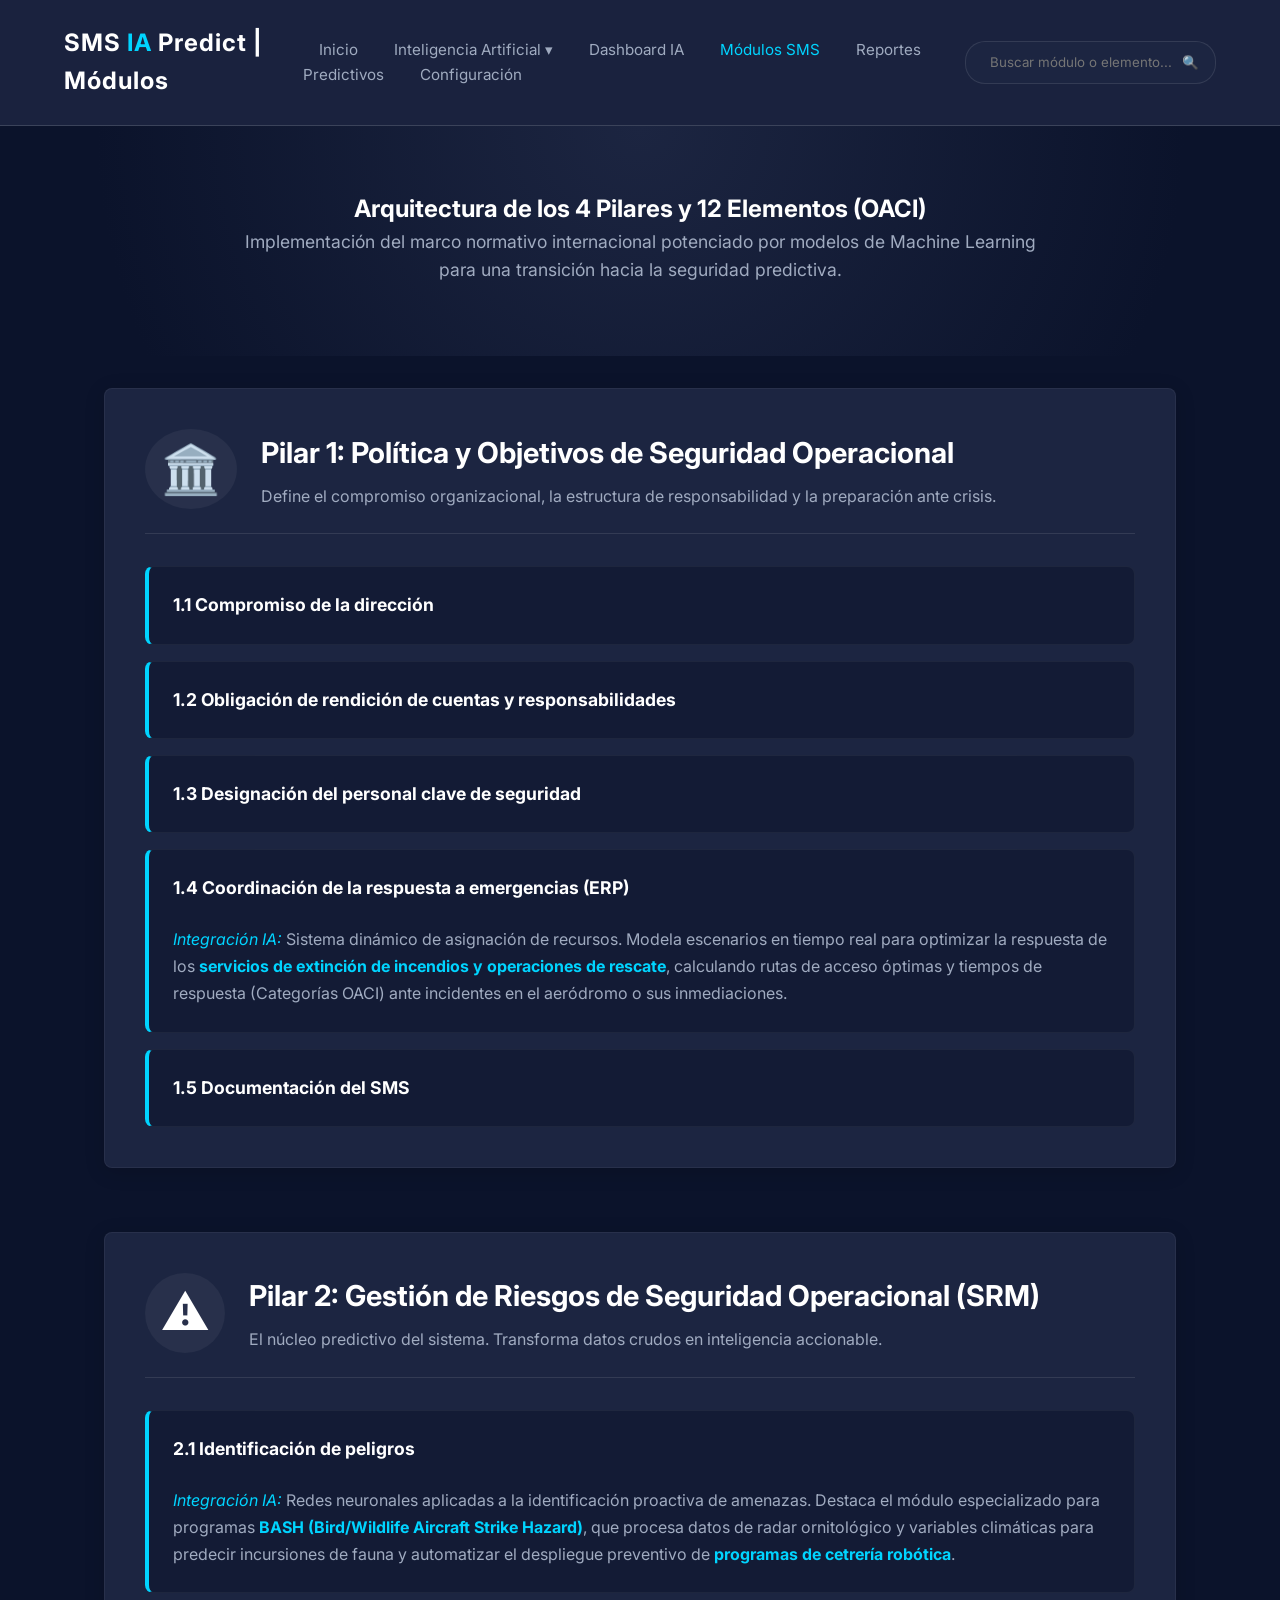
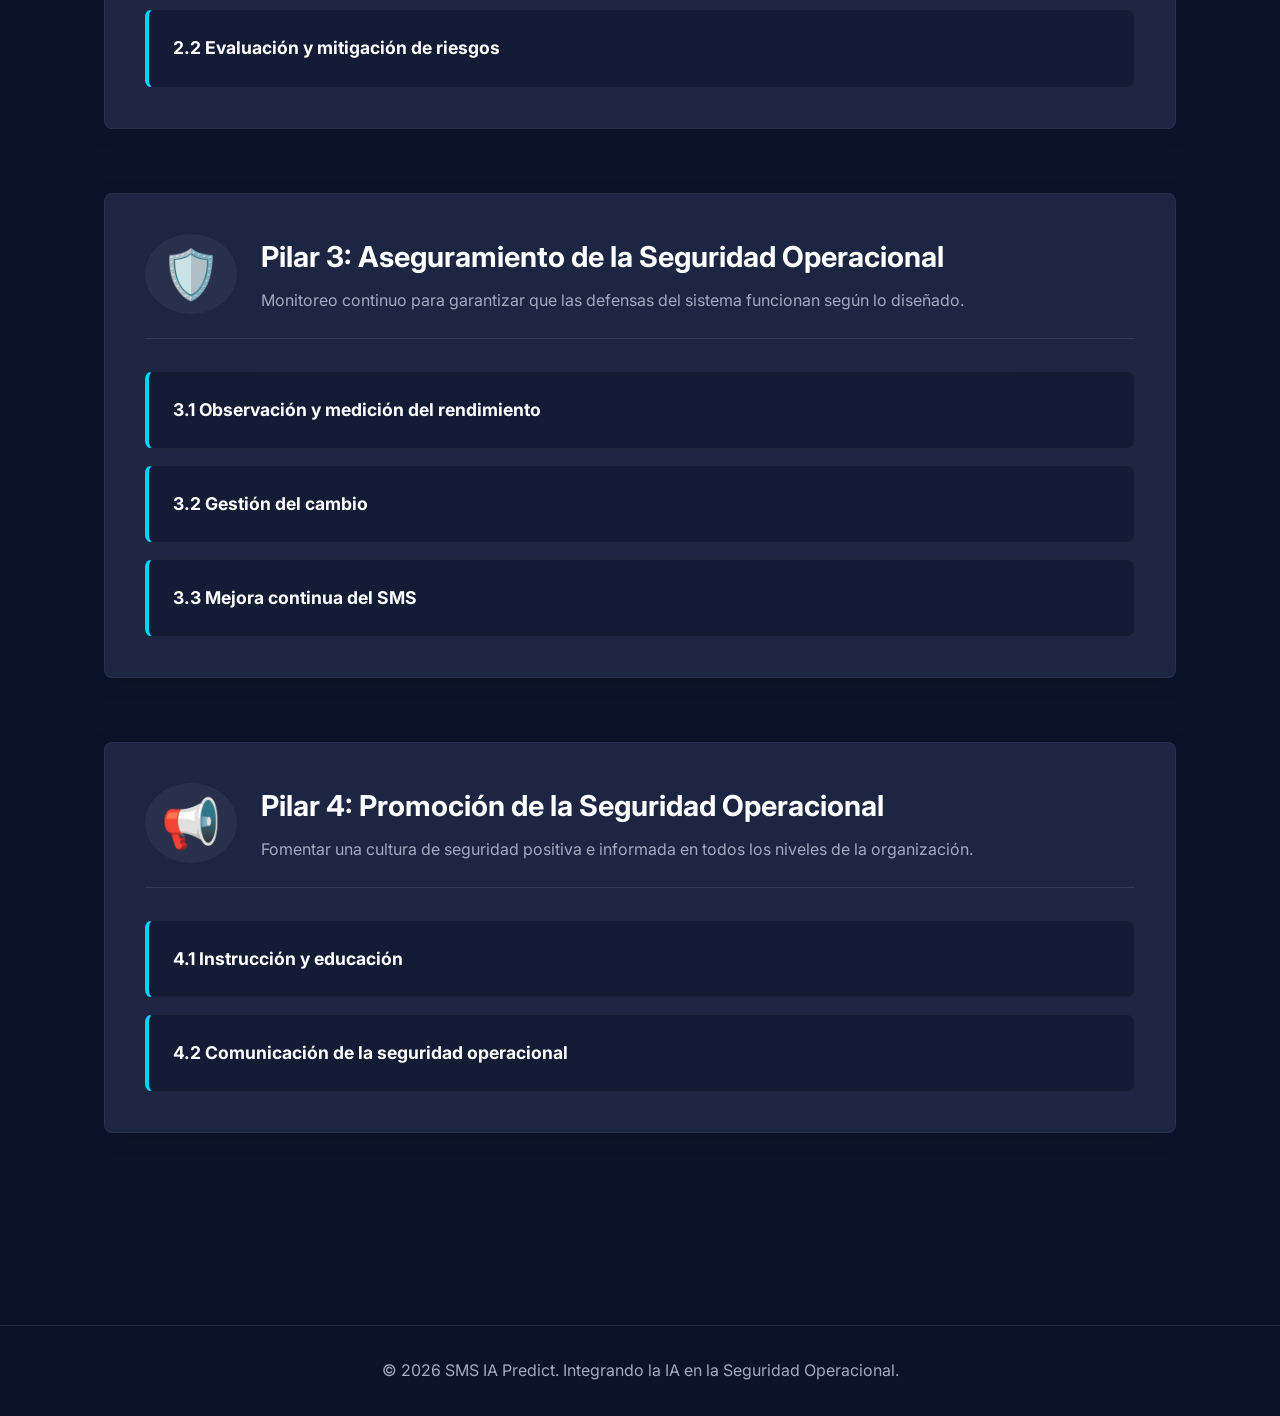
<file: Modulos.html>
<!DOCTYPE html>
<html lang="es">

<head>
    <meta charset="UTF-8">
    <meta name="viewport" content="width=device-width, initial-scale=1.0">
    <title>Módulos SMS | SMS IA Predict</title>
    <link rel="stylesheet" href="styles.css">
    <link href="https://fonts.googleapis.com/css2?family=Inter:wght@300;400;600;700&display=swap" rel="stylesheet">
</head>

<body>

    <header class="navbar">
        <div class="logo">
            <h1>SMS <span>IA</span> Predict | Módulos</h1>
        </div>
        <nav class="nav-links">
            <a href="Index.html">Inicio</a>
            <div class="dropdown">
                <button class="dropbtn">Inteligencia Artificial ▾</button>
                <div class="dropdown-content">
                    <a href="Datos.html">1. Datos</a>
                    <a href="MachineLearning.html">2. Machine Learning</a>
                    <a href="InteligenciaArtificial.html">3. IA Cognitiva</a>
                    <a href="Agentes.html">4. Agentes Autónomos</a>
                </div>
            </div>
            <a href="Dashboard.html">Dashboard IA</a>
            <a href="Modulos.html" class="active">Módulos SMS</a>
            <a href="ReportesPredictivos.html">Reportes Predictivos</a>
            <a href="Configuracion.html">Configuración</a>
        </nav>
        <div class="search-container">
            <form action="/buscar" method="GET" style="display: flex; align-items: center; width: 100%;">
                <input type="text" name="q" placeholder="Buscar módulo o elemento..." required class="search-bar">
                <button type="submit" class="search-btn">🔍</button>
            </form>
        </div>
    </header>

    <main>
        <section class="dashboard-hero">
            <div class="hero-content">
                <h2>Arquitectura de los 4 Pilares y 12 Elementos (OACI)</h2>
                <p class="hero-text">Implementación del marco normativo internacional potenciado por modelos de Machine
                    Learning para una transición hacia la seguridad predictiva.</p>
            </div>
        </section>

        <section class="modulos-content">
            <div id="pilar-1" class="pilar-section">
                <div class="pilar-title-group">
                    <span class="pilar-hero-icon">🏛️</span>
                    <div>
                        <h3>Pilar 1: Política y Objetivos de Seguridad Operacional</h3>
                        <p class="pilar-description">Define el compromiso organizacional, la estructura de
                            responsabilidad
                            y la preparación ante crisis.</p>
                    </div>
                </div>

                <div class="elementos-grid">
                    <details class="elemento-item">
                        <summary><strong>1.1 Compromiso de la dirección</strong></summary>
                        <div class="elemento-content">
                            <p>Firma digital y trazabilidad del compromiso del Ejecutivo Responsable, asegurando la
                                provisión de recursos tecnológicos y humanos para el SMS.</p>
                        </div>
                    </details>
                    <details class="elemento-item">
                        <summary><strong>1.2 Obligación de rendición de cuentas y responsabilidades</strong></summary>
                        <div class="elemento-content">
                            <p>Mapeo algorítmico de la estructura organizacional que define claramente las
                                responsabilidades en la toma de decisiones críticas (ej. autorizaciones de vuelo,
                                despliegue de recursos).</p>
                        </div>
                    </details>
                    <details class="elemento-item">
                        <summary><strong>1.3 Designación del personal clave de seguridad</strong></summary>
                        <div class="elemento-content">
                            <p>Gestión de perfiles y competencias del equipo SMS, asegurando la idoneidad técnica en
                                análisis de datos y factores humanos.</p>
                        </div>
                    </details>
                    <details class="elemento-item" open>
                        <summary><strong>1.4 Coordinación de la respuesta a emergencias (ERP)</strong></summary>
                        <div class="elemento-content">
                            <p><em>Integración IA:</em> Sistema dinámico de asignación de recursos. Modela escenarios en
                                tiempo real para optimizar la respuesta de los <strong>servicios de extinción de
                                    incendios y operaciones de rescate</strong>, calculando rutas de acceso óptimas y
                                tiempos de respuesta (Categorías OACI) ante incidentes en el aeródromo o sus
                                inmediaciones.</p>
                        </div>
                    </details>
                    <details class="elemento-item">
                        <summary><strong>1.5 Documentación del SMS</strong></summary>
                        <div class="elemento-content">
                            <p>Repositorio centralizado con control de versiones automatizado y procesamiento de
                                lenguaje
                                natural (NLP) para búsquedas semánticas en manuales y normativas (ej. RACAE 219, MAGSO).
                            </p>
                        </div>
                    </details>
                </div>
            </div>

            <div id="pilar-2" class="pilar-section">
                <div class="pilar-title-group">
                    <span class="pilar-hero-icon">⚠️</span>
                    <div>
                        <h3>Pilar 2: Gestión de Riesgos de Seguridad Operacional (SRM)</h3>
                        <p class="pilar-description">El núcleo predictivo del sistema. Transforma datos crudos en
                            inteligencia accionable.</p>
                    </div>
                </div>

                <div class="elementos-grid">
                    <details class="elemento-item" open>
                        <summary><strong>2.1 Identificación de peligros</strong></summary>
                        <div class="elemento-content">
                            <p><em>Integración IA:</em> Redes neuronales aplicadas a la identificación proactiva de
                                amenazas. Destaca el módulo especializado para programas <strong>BASH (Bird/Wildlife
                                    Aircraft Strike Hazard)</strong>, que procesa datos de radar ornitológico y
                                variables
                                climáticas para predecir incursiones de fauna y automatizar el despliegue preventivo de
                                <strong>programas de cetrería robótica</strong>.
                            </p>
                        </div>
                    </details>
                    <details class="elemento-item">
                        <summary><strong>2.2 Evaluación y mitigación de riesgos</strong></summary>
                        <div class="elemento-content">
                            <p>Cálculo automatizado del Índice de Riesgo utilizando matrices dinámicas. Aplica el modelo
                                de Reason (Queso Suizo) y análisis de Pareto para priorizar las mitigaciones en factores
                                humanos (Dirty Dozen) y fallas sistémicas.</p>
                        </div>
                    </details>
                </div>
            </div>

            <div id="pilar-3" class="pilar-section">
                <div class="pilar-title-group">
                    <span class="pilar-hero-icon">🛡️</span>
                    <div>
                        <h3>Pilar 3: Aseguramiento de la Seguridad Operacional</h3>
                        <p class="pilar-description">Monitoreo continuo para garantizar que las defensas del sistema
                            funcionan según lo diseñado.</p>
                    </div>
                </div>

                <div class="elementos-grid">
                    <details class="elemento-item">
                        <summary><strong>3.1 Observación y medición del rendimiento</strong></summary>
                        <div class="elemento-content">
                            <p><em>Integración IA:</em> Análisis de grandes volúmenes de datos (Big Data) provenientes
                                de telemetría de vuelo (FOQA/FDM) y reportes voluntarios, midiendo la efectividad de los
                                SPIs (Safety Performance Indicators) en tiempo real.</p>
                        </div>
                    </details>
                    <details class="elemento-item">
                        <summary><strong>3.2 Gestión del cambio</strong></summary>
                        <div class="elemento-content">
                            <p>Simulador de impacto: Antes de introducir nueva infraestructura, aeronaves o alteraciones
                                en las rutas, la IA proyecta cómo estas variables afectarán el ecosistema de seguridad
                                existente.</p>
                        </div>
                    </details>
                    <details class="elemento-item">
                        <summary><strong>3.3 Mejora continua del SMS</strong></summary>
                        <div class="elemento-content">
                            <p>Auditorías internas asistidas por algoritmos que detectan desviaciones sutiles a largo
                                plazo, garantizando que el sistema evolucione a la par del crecimiento operativo.</p>
                        </div>
                    </details>
                </div>
            </div>

            <div id="pilar-4" class="pilar-section">
                <div class="pilar-title-group">
                    <span class="pilar-hero-icon">📢</span>
                    <div>
                        <h3>Pilar 4: Promoción de la Seguridad Operacional</h3>
                        <p class="pilar-description">Fomentar una cultura de seguridad positiva e informada en todos los
                            niveles de la organización.</p>
                    </div>
                </div>

                <div class="elementos-grid">
                    <details class="elemento-item">
                        <summary><strong>4.1 Instrucción y educación</strong></summary>
                        <div class="elemento-content">
                            <p><em>Integración IA:</em> Plataforma de entrenamiento basada en evidencia (EBT). Adapta
                                los currículos de instrucción de forma personalizada basándose en las tendencias de
                                riesgo detectadas en el Pilar 2, incluyendo simulaciones para personal de mantenimiento
                                (MRM) y tripulaciones (CRM).</p>
                        </div>
                    </details>
                    <details class="elemento-item">
                        <summary><strong>4.2 Comunicación de la seguridad operacional</strong></summary>
                        <div class="elemento-content">
                            <p>Distribución inteligente de boletines y alertas. El sistema asegura que las lecciones
                                aprendidas de incidentes previos lleguen inmediatamente al personal pertinente según su
                                rol y ubicación en la operación.</p>
                        </div>
                    </details>
                </div>
            </div>
        </section>

    </main>

    <footer
        style="text-align: center; padding: 2rem; color: var(--text-muted); border-top: 1px solid rgba(255, 255, 255, 0.1); margin-top: 3rem;">
        <p>&copy; 2026 SMS IA Predict. Integrando la IA en la Seguridad Operacional.</p>
    </footer>

</body>

</html>
</file>
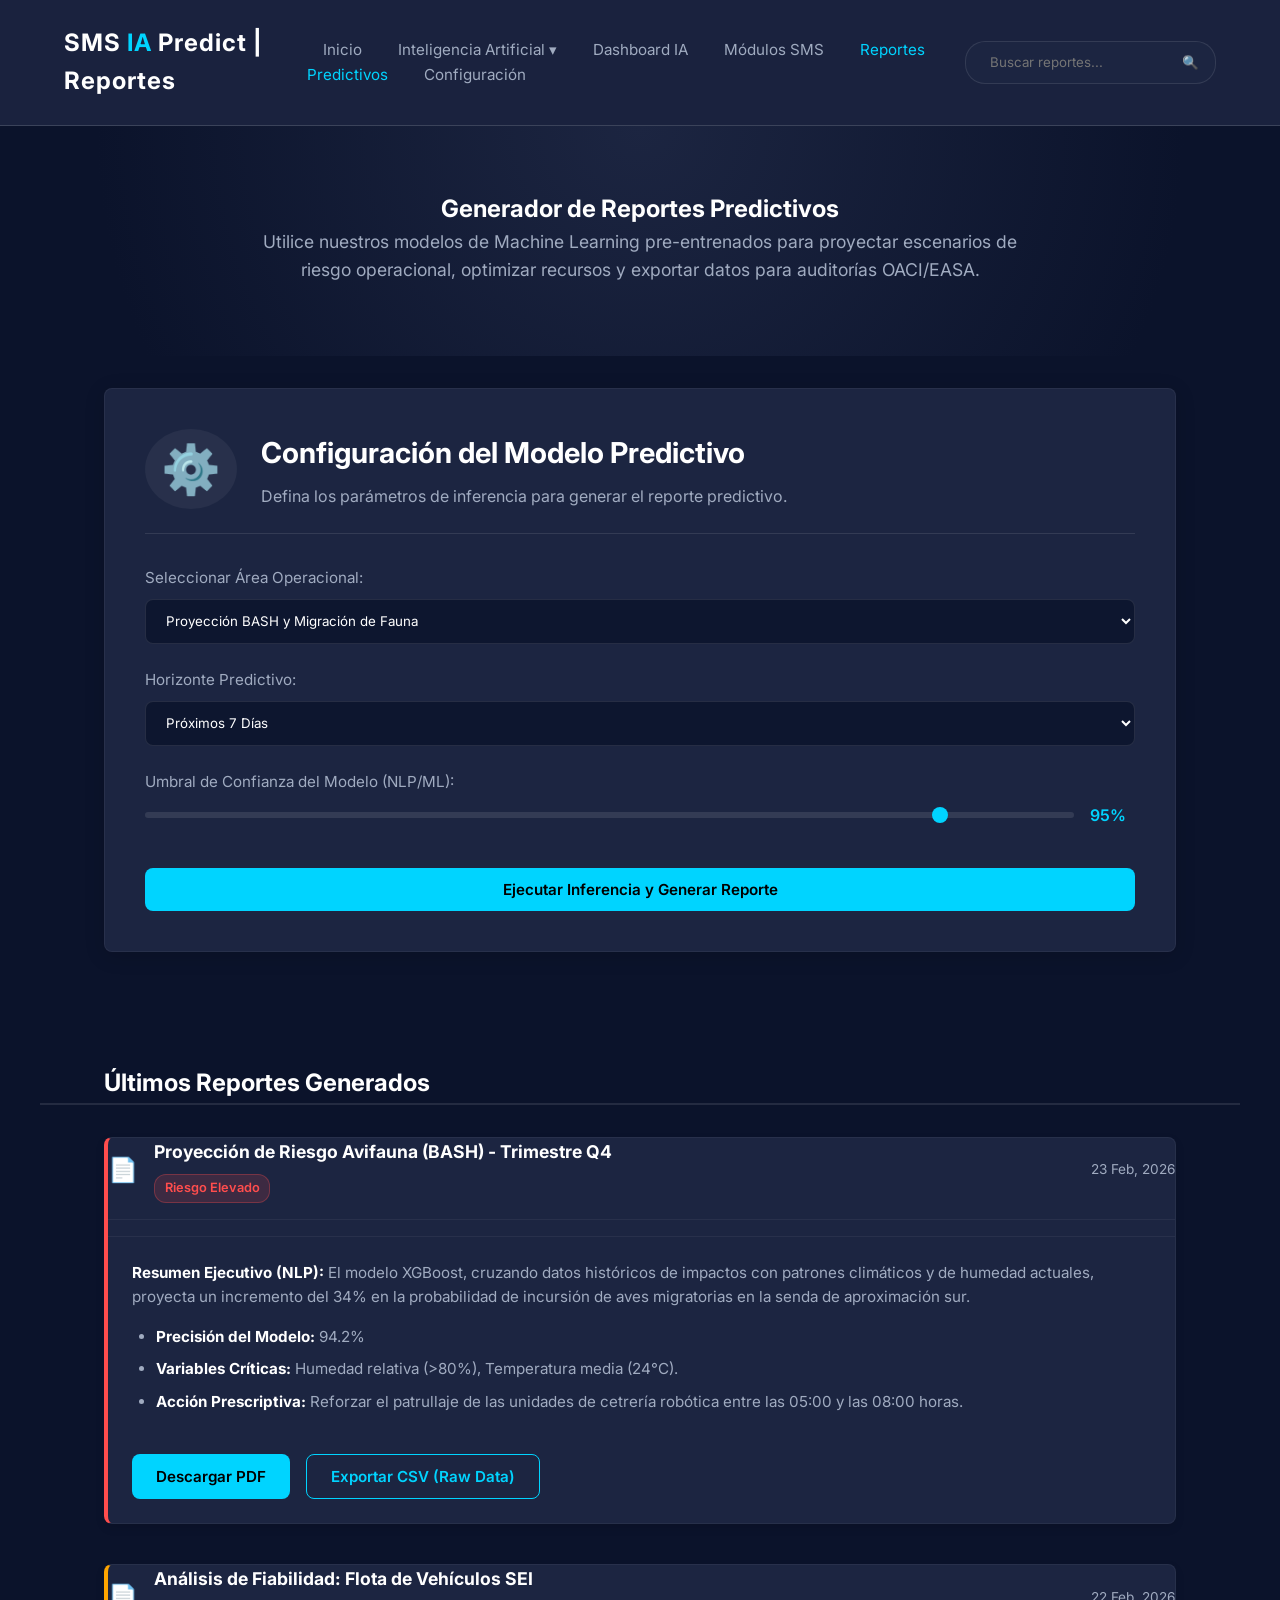
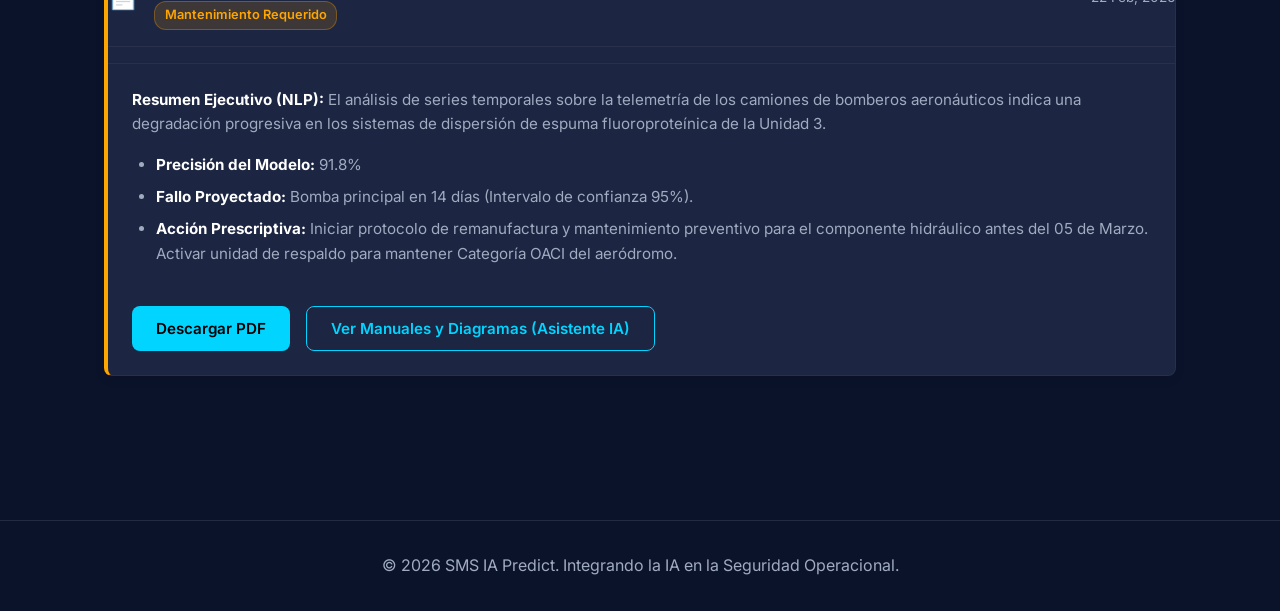
<file: ReportesPredictivos.html>
<!DOCTYPE html>
<html lang="es">

<head>
    <meta charset="UTF-8">
    <meta name="viewport" content="width=device-width, initial-scale=1.0">
    <title>Reportes Predictivos | SMS IA Predict</title>
    <link rel="stylesheet" href="styles.css">
    <link href="https://fonts.googleapis.com/css2?family=Inter:wght@300;400;600;700&display=swap" rel="stylesheet">
</head>

<body>

    <header class="navbar">
        <div class="logo">
            <h1>SMS <span>IA</span> Predict | Reportes</h1>
        </div>
        <nav class="nav-links">
            <a href="Index.html">Inicio</a>
            <div class="dropdown">
                <button class="dropbtn">Inteligencia Artificial ▾</button>
                <div class="dropdown-content">
                    <a href="Datos.html">1. Datos</a>
                    <a href="MachineLearning.html">2. Machine Learning</a>
                    <a href="InteligenciaArtificial.html">3. IA Cognitiva</a>
                    <a href="Agentes.html">4. Agentes Autónomos</a>
                </div>
            </div>
            <a href="Dashboard.html">Dashboard IA</a>
            <a href="Modulos.html">Módulos SMS</a>
            <a href="ReportesPredictivos.html" class="active">Reportes Predictivos</a>
            <a href="Configuracion.html">Configuración</a>
        </nav>
        <div class="search-container">
            <input type="text" placeholder="Buscar reportes..." class="search-bar">
            <button class="search-btn">🔍</button>
        </div>
    </header>

    <main>
        <section class="dashboard-hero">
            <div class="hero-content">
                <h2>Generador de Reportes Predictivos</h2>
                <p class="hero-text">Utilice nuestros modelos de Machine Learning pre-entrenados para proyectar
                    escenarios de riesgo operacional, optimizar recursos y exportar datos para auditorías OACI/EASA.</p>
            </div>
        </section>

        <section class="reportes-config-section">
            <div class="pilar-section">
                <div class="pilar-title-group">
                    <span class="pilar-hero-icon">⚙️</span>
                    <div>
                        <h3>Configuración del Modelo Predictivo</h3>
                        <p class="pilar-description">Defina los parámetros de inferencia para generar el reporte
                            predictivo.</p>
                    </div>
                </div>

                <form action="/generar-reporte" method="POST" class="reporte-form">
                    <div class="form-group">
                        <label for="tipo-modelo">Seleccionar Área Operacional:</label>
                        <select id="tipo-modelo" name="tipo_modelo" required class="form-control">
                            <option value="bash">Proyección BASH y Migración de Fauna</option>
                            <option value="sei">Disponibilidad y Despliegue de Vehículos SEI</option>
                            <option value="fatiga">Modelo Biomatemático de Fatiga (Tripulación)</option>
                            <option value="mantenimiento">Mantenimiento Predictivo (Fallo de Componentes)</option>
                        </select>
                    </div>

                    <div class="form-group">
                        <label for="horizonte">Horizonte Predictivo:</label>
                        <select id="horizonte" name="horizonte" class="form-control">
                            <option value="7d">Próximos 7 Días</option>
                            <option value="30d">Próximo Mes (30 Días)</option>
                            <option value="90d">Próximo Trimestre (90 Días)</option>
                        </select>
                    </div>

                    <div class="form-group">
                        <label for="umbral-confianza">Umbral de Confianza del Modelo (NLP/ML):</label>
                        <div class="range-container">
                            <input type="range" id="umbral-confianza" name="umbral_confianza" min="70" max="99"
                                value="95" class="form-range"
                                oninput="document.getElementById('conf-value').innerText = this.value + '%'">
                            <span class="range-value" id="conf-value">95%</span>
                        </div>
                    </div>

                    <button type="submit" class="cta-button">Ejecutar Inferencia y Generar Reporte</button>
                </form>
            </div>
        </section>

        <section class="reportes-resultados">
            <h3 class="section-subtitle" style="max-width: 1200px; margin: 0 auto 2rem; padding: 0 5%;">Últimos Reportes
                Generados</h3>

            <div class="reportes-list">
                <article class="reporte-card alert-item high-risk">
                    <div class="alert-header">
                        <span class="alert-icon">📄</span>
                        <div style="flex:1;">
                            <h4>Proyección de Riesgo Avifauna (BASH) - Trimestre Q4</h4>
                            <span class="badge badge-high" style="display:inline-block; margin-top:0.5rem;">Riesgo
                                Elevado</span>
                        </div>
                        <time datetime="2026-02-23" class="time-badge">23 Feb, 2026</time>
                    </div>
                    <div class="alert-content">
                        <p><strong>Resumen Ejecutivo (NLP):</strong> El modelo XGBoost, cruzando datos históricos de
                            impactos con patrones climáticos y de humedad actuales, proyecta un incremento del 34% en la
                            probabilidad de incursión de aves migratorias en la senda de aproximación sur.</p>
                        <ul class="elements-list" style="margin-top: 1rem;">
                            <li><strong>Precisión del Modelo:</strong> 94.2%</li>
                            <li><strong>Variables Críticas:</strong> Humedad relativa (>80%), Temperatura media (24°C).
                            </li>
                            <li><strong>Acción Prescriptiva:</strong> Reforzar el patrullaje de las unidades de cetrería
                                robótica entre las 05:00 y las 08:00 horas.</li>
                        </ul>
                        <div class="reporte-actions">
                            <button type="button" class="cta-button">Descargar PDF</button>
                            <button type="button" class="cta-button btn-outline">Exportar CSV (Raw Data)</button>
                        </div>
                    </div>
                </article>

                <article class="reporte-card alert-item medium-risk">
                    <div class="alert-header">
                        <span class="alert-icon">📄</span>
                        <div style="flex:1;">
                            <h4>Análisis de Fiabilidad: Flota de Vehículos SEI</h4>
                            <span class="badge badge-medium"
                                style="display:inline-block; margin-top:0.5rem;">Mantenimiento Requerido</span>
                        </div>
                        <time datetime="2026-02-22" class="time-badge">22 Feb, 2026</time>
                    </div>
                    <div class="alert-content">
                        <p><strong>Resumen Ejecutivo (NLP):</strong> El análisis de series temporales sobre la
                            telemetría de los camiones de bomberos aeronáuticos indica una degradación progresiva en los
                            sistemas de dispersión de espuma fluoroproteínica de la Unidad 3.</p>
                        <ul class="elements-list" style="margin-top: 1rem;">
                            <li><strong>Precisión del Modelo:</strong> 91.8%</li>
                            <li><strong>Fallo Proyectado:</strong> Bomba principal en 14 días (Intervalo de confianza
                                95%).</li>
                            <li><strong>Acción Prescriptiva:</strong> Iniciar protocolo de remanufactura y mantenimiento
                                preventivo para el componente hidráulico antes del 05 de Marzo. Activar unidad de
                                respaldo para mantener Categoría OACI del aeródromo.</li>
                        </ul>
                        <div class="reporte-actions">
                            <button type="button" class="cta-button">Descargar PDF</button>
                            <button type="button" class="cta-button btn-outline">Ver Manuales y Diagramas (Asistente
                                IA)</button>
                        </div>
                    </div>
                </article>
            </div>
        </section>
    </main>

    <footer
        style="text-align: center; padding: 2rem; color: var(--text-muted); border-top: 1px solid rgba(255, 255, 255, 0.1); margin-top: 3rem;">
        <p>&copy; 2026 SMS IA Predict. Integrando la IA en la Seguridad Operacional.</p>
    </footer>

</body>

</html>
</file>
<file: styles.css>
:root {
    --primary-bg: #0B132B;
    /* Azul oscuro corporativo */
    --secondary-bg: #1C2541;
    /* Azul panel */
    --text-main: #FFFFFF;
    --text-muted: #A0ABC0;
    --accent-color: #00D4FF;
    /* Cian IA */
    --accent-hover: #00A3CC;
    --border-radius: 8px;
    --transition-speed: 0.3s;
}

* {
    margin: 0;
    padding: 0;
    box-sizing: border-box;
    font-family: 'Inter', sans-serif;
}

body {
    background-color: var(--primary-bg);
    color: var(--text-main);
    line-height: 1.6;
}

/* Navegación */
.navbar {
    display: flex;
    justify-content: space-between;
    align-items: center;
    padding: 1.5rem 5%;
    /* Cambiado de un fondo oscuro (rgba(11, 19, 43, 0.95)) a un azul más claro basado en secondary-bg */
    background-color: rgba(28, 37, 65, 0.90);
    backdrop-filter: blur(10px);
    /* Efecto glassmorphism más notorio */
    position: sticky;
    top: 0;
    z-index: 1000;
    border-bottom: 1px solid rgba(255, 255, 255, 0.15);
}

.logo h1 {
    font-size: 1.5rem;
    font-weight: 700;
    letter-spacing: 1px;
}

.logo span {
    color: var(--accent-color);
}

.nav-links a {
    color: var(--text-muted);
    text-decoration: none;
    margin: 0 1rem;
    font-size: 0.95rem;
    transition: color var(--transition-speed);
}

.nav-links a:hover,
.nav-links a.active {
    color: var(--accent-color);
}

/* Dropdown Menu */
.dropdown {
    display: inline-block;
    position: relative;
    margin: 0 1rem;
}

.dropbtn {
    background-color: transparent;
    color: var(--text-muted);
    font-size: 0.95rem;
    border: none;
    cursor: pointer;
    font-family: 'Inter', sans-serif;
    transition: color var(--transition-speed);
    padding: 0;
}

.dropdown:hover .dropbtn,
.dropbtn.active {
    color: var(--accent-color);
}

.dropdown-content {
    display: none;
    position: absolute;
    top: 100%;
    left: 50%;
    transform: translateX(-50%);
    background-color: rgba(28, 37, 65, 0.95);
    min-width: 220px;
    box-shadow: 0 8px 32px rgba(0, 0, 0, 0.5);
    border-radius: var(--border-radius);
    padding: 0.5rem 0;
    z-index: 1001;
    border: 1px solid rgba(255, 255, 255, 0.1);
    backdrop-filter: blur(10px);
}

.dropdown-content a {
    color: var(--text-muted);
    padding: 0.7rem 1.2rem;
    text-decoration: none;
    display: block;
    margin: 0;
    font-size: 0.9rem;
    transition: background 0.2s, color 0.2s;
    text-align: left;
}

.dropdown-content a:hover,
.dropdown-content a.active {
    background-color: rgba(255, 255, 255, 0.05);
    color: var(--accent-color);
}

.dropdown:hover .dropdown-content {
    display: block;
    animation: fadeIn 0.3s ease-in-out;
}

/* Buscador */
.search-container {
    display: flex;
    align-items: center;
    background: var(--secondary-bg);
    border-radius: 20px;
    padding: 0.3rem 1rem;
    border: 1px solid rgba(255, 255, 255, 0.1);
}

.search-bar {
    background: transparent;
    border: none;
    color: var(--text-main);
    outline: none;
    padding: 0.5rem;
    width: 200px;
}

.search-btn {
    background: transparent;
    border: none;
    cursor: pointer;
    color: var(--text-muted);
}

/* Hero Section */
.hero {
    padding: 6rem 5%;
    text-align: center;
    background: radial-gradient(circle at center, #1C2541 0%, #0B132B 100%);
}

.hero-content {
    max-width: 800px;
    margin: 0 auto;
}

.hero h2 {
    font-size: 3rem;
    margin-bottom: 1.5rem;
    font-weight: 700;
}

.hero-text {
    font-size: 1.1rem;
    color: var(--text-muted);
    margin-bottom: 2.5rem;
}

.cta-button {
    background-color: var(--accent-color);
    color: #000;
    border: none;
    padding: 1rem 2rem;
    font-size: 1rem;
    font-weight: 600;
    border-radius: var(--border-radius);
    cursor: pointer;
    transition: background var(--transition-speed), transform var(--transition-speed);
}

.cta-button:hover {
    background-color: var(--accent-hover);
    transform: translateY(-2px);
}

/* Pilares SMS */
.pillars-section {
    padding: 5rem 5%;
}

.section-title {
    text-align: center;
    font-size: 2rem;
    margin-bottom: 3rem;
}

.pillars-grid {
    display: grid;
    grid-template-columns: repeat(auto-fit, minmax(280px, 1fr));
    gap: 2rem;
    max-width: 1200px;
    margin: 0 auto;
}

/* Tarjetas interactivas (Comportamiento cognitivo: Revelación progresiva) */
.pillar-card {
    background: var(--secondary-bg);
    border-radius: var(--border-radius);
    padding: 1.5rem;
    border: 1px solid rgba(255, 255, 255, 0.05);
    transition: transform var(--transition-speed), box-shadow var(--transition-speed);
    cursor: pointer;
}

.pillar-card:hover {
    transform: translateY(-5px);
    box-shadow: 0 10px 20px rgba(0, 212, 255, 0.1);
    border-color: rgba(0, 212, 255, 0.3);
}

.pillar-card summary {
    list-style: none;
    /* Ocultar la flecha por defecto */
    outline: none;
}

.pillar-card summary::-webkit-details-marker {
    display: none;
}

.pillar-header {
    display: flex;
    align-items: center;
    gap: 1rem;
}

.pillar-icon {
    font-size: 1.8rem;
}

.pillar-header h4 {
    font-size: 1.1rem;
    color: var(--text-main);
}

.elements-list {
    margin-top: 1.5rem;
    padding-left: 1.5rem;
    list-style-type: disc;
    color: var(--text-muted);
    animation: fadeIn 0.4s ease-in-out;
}

.elements-list li {
    margin-bottom: 0.5rem;
    font-size: 0.95rem;
}

.elements-list li:hover {
    color: var(--accent-color);
}

/* Animaciones */
@keyframes fadeIn {
    from {
        opacity: 0;
        transform: translateY(-10px);
    }

    to {
        opacity: 1;
        transform: translateY(0);
    }
}

/* =========================================================================
   MODULOS SPECIFIC STYLES
   ========================================================================= */

.modulos-content {
    max-width: 1200px;
    margin: 0 auto;
    padding: 2rem 5% 5rem;
}

.pilar-section {
    margin-bottom: 4rem;
    background: var(--secondary-bg);
    border-radius: var(--border-radius);
    padding: 2.5rem;
    border: 1px solid rgba(255, 255, 255, 0.05);
    box-shadow: 0 4px 20px rgba(0, 0, 0, 0.15);
}

.pilar-title-group {
    display: flex;
    align-items: center;
    gap: 1.5rem;
    margin-bottom: 2rem;
    border-bottom: 1px solid rgba(255, 255, 255, 0.1);
    padding-bottom: 1.5rem;
}

.pilar-hero-icon {
    font-size: 3rem;
    background: rgba(255, 255, 255, 0.05);
    padding: 1rem;
    border-radius: 50%;
    line-height: 1;
}

.pilar-title-group h3 {
    font-size: 1.8rem;
    color: var(--text-main);
    margin-bottom: 0.5rem;
}

.pilar-description {
    font-size: 1rem;
    color: var(--text-muted);
}

.elementos-grid {
    display: flex;
    flex-direction: column;
    gap: 1rem;
}

.elemento-item {
    background: rgba(11, 19, 43, 0.5);
    /* Primary bg with opacity */
    border-radius: var(--border-radius);
    border: 1px solid rgba(255, 255, 255, 0.05);
    border-left: 4px solid var(--accent-color);
    transition: transform var(--transition-speed);
}

.elemento-item:hover {
    transform: translateX(5px);
    border-color: rgba(0, 212, 255, 0.2);
}

.elemento-item summary {
    padding: 1.5rem;
    cursor: pointer;
    list-style: none;
    /* Hide default arrow */
    font-size: 1.1rem;
    color: var(--text-main);
    display: block;
    /* Ensure arrow is hidden uniformly across browsers */
}

/* Fallback to hide arrow in webkit if list-style: none fails */
.elemento-item summary::-webkit-details-marker {
    display: none;
}

.elemento-content {
    padding: 0 1.5rem 1.5rem 1.5rem;
    color: var(--text-muted);
    font-size: 1rem;
    line-height: 1.7;
    animation: fadeIn 0.4s ease-in-out;
}

.elemento-content p {
    margin-bottom: 0;
}

.elemento-content em,
.elemento-content strong {
    color: var(--accent-color);
}

/* =========================================================================
   DASHBOARD SPECIFIC STYLES
   ========================================================================= */

.dashboard-hero {
    padding: 4rem 5% 2rem;
    /* Less top padding than Home hero */
    text-align: center;
    background: radial-gradient(circle at top, #1C2541 0%, #0B132B 80%);
}

/* KPI Grid */
.kpi-grid {
    display: grid;
    grid-template-columns: repeat(auto-fit, minmax(300px, 1fr));
    gap: 2rem;
    padding: 2rem 5%;
    max-width: 1400px;
    margin: 0 auto;
}

.kpi-card {
    background: var(--secondary-bg);
    border-radius: var(--border-radius);
    padding: 2rem;
    border: 1px solid rgba(255, 255, 255, 0.05);
    box-shadow: 0 4px 15px rgba(0, 0, 0, 0.2);
    position: relative;
    overflow: hidden;
    transition: transform var(--transition-speed), box-shadow var(--transition-speed);
}

.kpi-card:hover {
    transform: translateY(-5px);
    box-shadow: 0 10px 20px rgba(0, 212, 255, 0.1);
    border-color: rgba(0, 212, 255, 0.3);
}

.kpi-card::before {
    content: '';
    position: absolute;
    top: 0;
    left: 0;
    width: 4px;
    height: 100%;
    background-color: var(--accent-color);
}

.kpi-card h3 {
    font-size: 1.1rem;
    color: var(--text-muted);
    font-weight: 600;
    margin-bottom: 1rem;
}

.kpi-value {
    font-size: 3rem;
    font-weight: 700;
    color: var(--text-main);
    margin-bottom: 0.5rem;
}

.kpi-max {
    font-size: 1.2rem;
    color: var(--text-muted);
    font-weight: 400;
}

.kpi-detail,
.kpi-trend {
    font-size: 0.9rem;
    color: var(--text-muted);
}

.kpi-card.alert-critical::before {
    background-color: #FF4D4D;
}

.kpi-card.alert-critical .kpi-value {
    color: #FF4D4D;
}

/* Dashboard Content Grid */
.dashboard-content {
    display: grid;
    grid-template-columns: 2fr 1fr;
    gap: 3rem;
    padding: 2rem 5% 5rem;
    max-width: 1400px;
    margin: 0 auto;
}

@media (max-width: 992px) {
    .dashboard-content {
        grid-template-columns: 1fr;
    }
}

.section-subtitle {
    font-size: 1.5rem;
    margin-bottom: 2rem;
    color: var(--text-main);
    padding-bottom: 0.5rem;
    border-bottom: 2px solid rgba(255, 255, 255, 0.1);
}

/* Alert Items (Using Details/Summary like Home pillars) */
.alert-item {
    background: var(--secondary-bg);
    border-radius: var(--border-radius);
    margin-bottom: 1rem;
    border: 1px solid rgba(255, 255, 255, 0.05);
    border-left: 4px solid var(--accent-color);
    box-shadow: 0 4px 10px rgba(0, 0, 0, 0.1);
}

.alert-item summary {
    padding: 1.5rem;
    cursor: pointer;
    list-style: none;
    /* Hide default arrow */
    outline: none;
    transition: background 0.3s ease;
}

.alert-item summary::-webkit-details-marker {
    display: none;
}

.alert-item summary:hover {
    background: rgba(255, 255, 255, 0.02);
}

.alert-header {
    display: flex;
    align-items: center;
    gap: 1rem;
}

.alert-icon {
    font-size: 1.5rem;
}

.alert-header h4 {
    font-size: 1.1rem;
    color: var(--text-main);
    margin: 0;
}

.alert-item.high-risk {
    border-left-color: #FF4D4D;
}

.alert-item.medium-risk {
    border-left-color: #FFA500;
}

.alert-content {
    padding: 0 1.5rem 1.5rem 1.5rem;
    color: var(--text-muted);
    font-size: 0.95rem;
    border-top: 1px solid rgba(255, 255, 255, 0.05);
    margin-top: 1rem;
    padding-top: 1.5rem;
    animation: fadeIn 0.4s ease-in-out;
}

.alert-content p {
    margin-bottom: 1rem;
}

.alert-content strong {
    color: var(--text-main);
}

/* Buttons in Alerts */
.cta-button {
    margin-top: 1rem;
    display: inline-block;
    padding: 0.75rem 1.5rem;
    font-size: 0.95rem;
}

.cta-danger {
    background-color: #FF4D4D;
    color: white;
}

.cta-danger:hover {
    background-color: #CC0000;
}

/* =========================================================================
   REPORTES SPECIFIC STYLES
   ========================================================================= */

.reportes-config-section {
    max-width: 1200px;
    margin: 0 auto;
    padding: 2rem 5% 3rem;
}

.reporte-form {
    display: flex;
    flex-direction: column;
    gap: 1.5rem;
    margin-top: 1.5rem;
}

.form-group {
    display: flex;
    flex-direction: column;
    gap: 0.5rem;
}

.form-group label {
    font-size: 0.95rem;
    color: var(--text-muted);
}

.form-control {
    background: rgba(11, 19, 43, 0.8);
    border: 1px solid rgba(255, 255, 255, 0.1);
    color: var(--text-main);
    padding: 0.8rem 1rem;
    border-radius: var(--border-radius);
    outline: none;
    transition: border-color var(--transition-speed);
}

.form-control:focus {
    border-color: var(--accent-color);
}

.range-container {
    display: flex;
    align-items: center;
    gap: 1rem;
}

.form-range {
    flex: 1;
    height: 6px;
    background: rgba(255, 255, 255, 0.1);
    border-radius: 3px;
    outline: none;
    appearance: none;
    -webkit-appearance: none;
}

.form-range::-webkit-slider-thumb {
    appearance: none;
    -webkit-appearance: none;
    width: 16px;
    height: 16px;
    border-radius: 50%;
    background: var(--accent-color);
    cursor: pointer;
}

.range-value {
    color: var(--accent-color);
    font-weight: 600;
    min-width: 45px;
}

.reportes-resultados {
    padding-bottom: 5rem;
}

.reportes-list {
    display: flex;
    flex-direction: column;
    gap: 1.5rem;
    max-width: 1200px;
    margin: 0 auto;
    padding: 0 5%;
}

.reporte-card.alert-item {
    display: block;
}

.reporte-card .alert-header {
    border-bottom: 1px solid rgba(255, 255, 255, 0.05);
    padding-bottom: 1rem;
    margin-bottom: 1rem;
}

.badge {
    padding: 0.2rem 0.6rem;
    border-radius: 12px;
    font-size: 0.8rem;
    font-weight: 600;
}

.badge-high {
    background: rgba(255, 77, 77, 0.15);
    color: #FF4D4D;
    border: 1px solid rgba(255, 77, 77, 0.3);
}

.badge-medium {
    background: rgba(255, 165, 0, 0.15);
    color: #FFA500;
    border: 1px solid rgba(255, 165, 0, 0.3);
}

.time-badge {
    color: var(--text-muted);
    font-size: 0.85rem;
}

.reporte-actions {
    display: flex;
    gap: 1rem;
    margin-top: 1.5rem;
    flex-wrap: wrap;
}

.btn-outline {
    background: transparent;
    border: 1px solid var(--accent-color);
    color: var(--accent-color);
}

.btn-outline:hover {
    background: rgba(0, 212, 255, 0.1);
    color: var(--accent-color);
}

/* =========================================================================
   CONFIGURACION SPECIFIC STYLES
   ========================================================================= */

.config-content {
    max-width: 1200px;
    margin: 0 auto;
    padding: 2rem 5% 5rem;
}

.config-form {
    display: flex;
    flex-direction: column;
    gap: 2rem;
}

.form-group-row {
    display: flex;
    gap: 1.5rem;
    align-items: flex-end;
    margin-top: 1rem;
    flex-wrap: wrap;
}

.form-group-row .form-group {
    flex: 1;
    min-width: 250px;
}

/* Custom Checkbox Styling */
.checkbox-group {
    display: flex;
    flex-direction: column;
    gap: 1.2rem;
    margin-top: 1.5rem;
}

.custom-checkbox {
    display: flex;
    position: relative;
    padding-left: 35px;
    cursor: pointer;
    font-size: 0.95rem;
    color: var(--text-muted);
    user-select: none;
    align-items: flex-start;
}

.custom-checkbox input {
    position: absolute;
    opacity: 0;
    cursor: pointer;
    height: 0;
    width: 0;
}

.checkmark {
    position: absolute;
    top: 2px;
    left: 0;
    height: 22px;
    width: 22px;
    background-color: rgba(11, 19, 43, 0.8);
    border: 1px solid rgba(255, 255, 255, 0.2);
    border-radius: 4px;
    transition: all var(--transition-speed);
}

.custom-checkbox:hover input~.checkmark {
    border-color: var(--accent-color);
}

.custom-checkbox input:checked~.checkmark {
    background-color: var(--accent-color);
    border-color: var(--accent-color);
}

.checkmark:after {
    content: "";
    position: absolute;
    display: none;
}

.custom-checkbox input:checked~.checkmark:after {
    display: block;
}

.custom-checkbox .checkmark:after {
    left: 7px;
    top: 3px;
    width: 5px;
    height: 10px;
    border: solid #0B132B;
    border-width: 0 2px 2px 0;
    transform: rotate(45deg);
}

.checkbox-text {
    line-height: 1.5;
}

.checkbox-text strong {
    color: var(--text-main);
}

.form-actions {
    display: flex;
    gap: 1.5rem;
    justify-content: flex-end;
    margin-top: 2rem;
    padding-top: 2rem;
    border-top: 1px solid rgba(255, 255, 255, 0.1);
}

.cta-danger-outline {
    border-color: #FF4D4D;
    color: #FF4D4D;
}

.cta-danger-outline:hover {
    background: rgba(255, 77, 77, 0.1);
    color: #FF4D4D;
}
</file>
